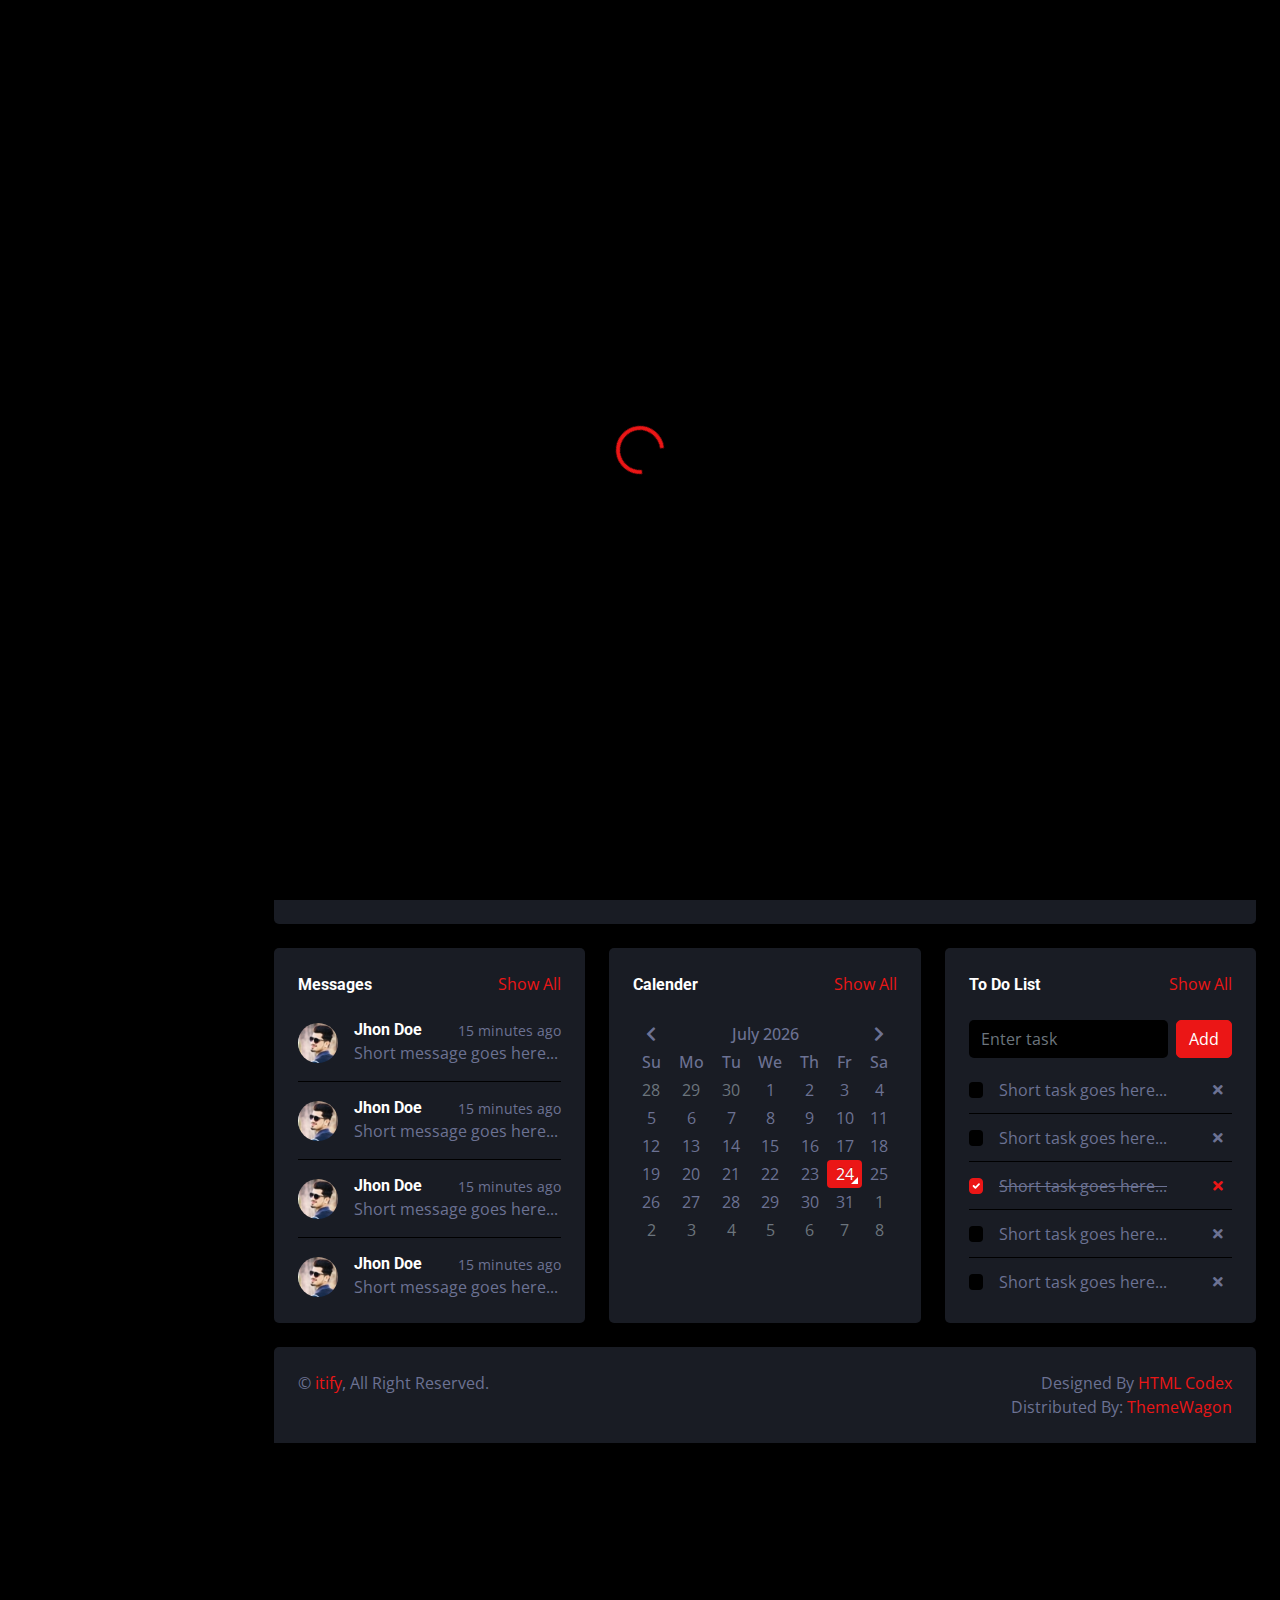
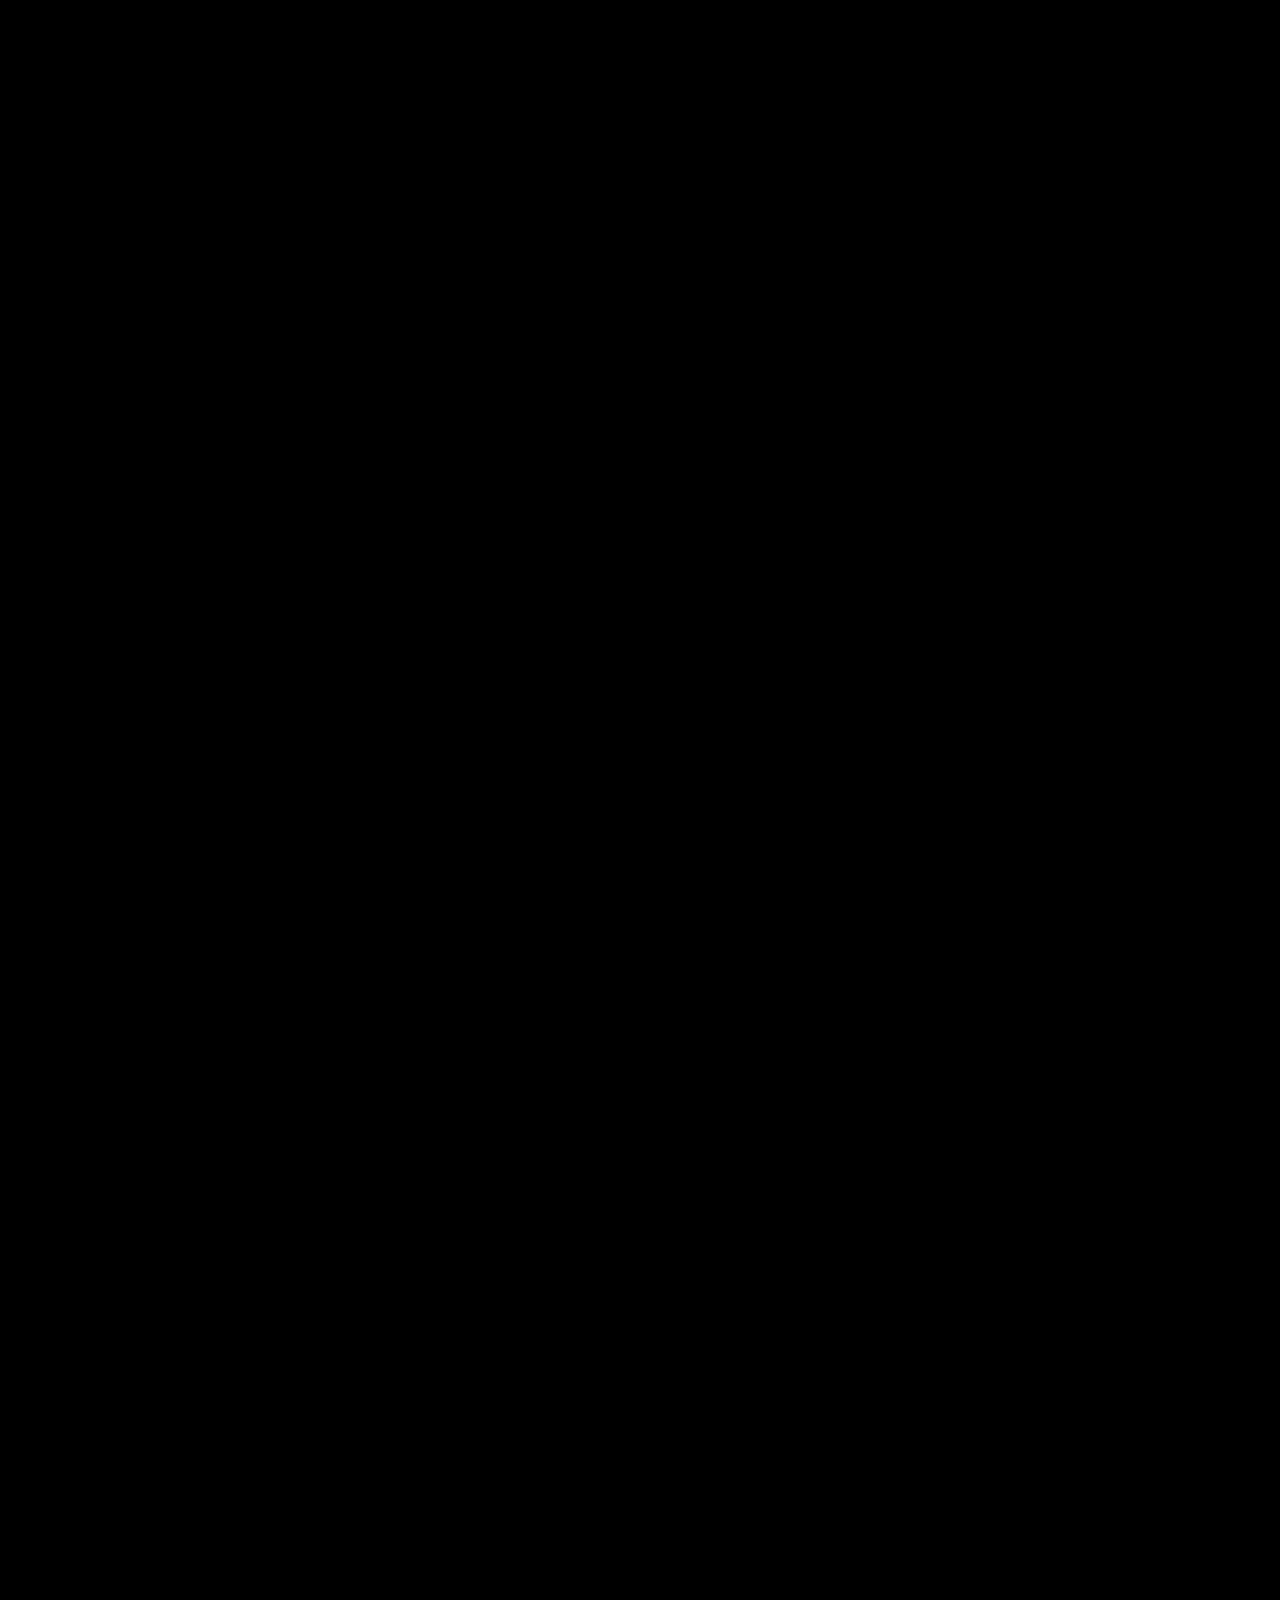
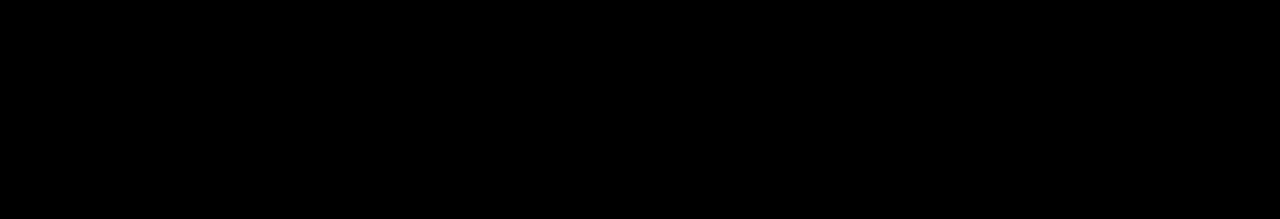
<file: index.html>
<html xmlns="http://www.w3.org/1999/xhtml" lang="en">

<head>
	<meta http-equiv="Content-Type" content="text/html; charset=utf-8" />
	<meta name="description" content="HTTrack is an easy-to-use website mirror utility. It allows you to download a World Wide website from the Internet to a local directory,building recursively all structures, getting html, images, and other files from the server to your computer. Links are rebuiltrelatively so that you can freely browse to the local site (works with any browser). You can mirror several sites together so that you can jump from one toanother. You can, also, update an existing mirror site, or resume an interrupted download. The robot is fully configurable, with an integrated help" />
	<meta name="keywords" content="httrack, HTTRACK, HTTrack, winhttrack, WINHTTRACK, WinHTTrack, offline browser, web mirror utility, aspirateur web, surf offline, web capture, www mirror utility, browse offline, local  site builder, website mirroring, aspirateur www, internet grabber, capture de site web, internet tool, hors connexion, unix, dos, windows 95, windows 98, solaris, ibm580, AIX 4.0, HTS, HTGet, web aspirator, web aspirateur, libre, GPL, GNU, free software" />
	<title>Local index - HTTrack Website Copier</title>
  <!-- Mirror and index made by HTTrack Website Copier/3.49-2 [XR&CO'2014] -->
	<style type="text/css">
	<!--

body {
	margin: 0;  padding: 0;  margin-bottom: 15px;  margin-top: 8px;
	background: #77b;
}
body, td {
	font: 14px "Trebuchet MS", Verdana, Arial, Helvetica, sans-serif;
	}

#subTitle {
	background: #000;  color: #fff;  padding: 4px;  font-weight: bold; 
	}

#siteNavigation a, #siteNavigation .current {
	font-weight: bold;  color: #448;
	}
#siteNavigation a:link    { text-decoration: none; }
#siteNavigation a:visited { text-decoration: none; }

#siteNavigation .current { background-color: #ccd; }

#siteNavigation a:hover   { text-decoration: none;  background-color: #fff;  color: #000; }
#siteNavigation a:active  { text-decoration: none;  background-color: #ccc; }


a:link    { text-decoration: underline;  color: #00f; }
a:visited { text-decoration: underline;  color: #000; }
a:hover   { text-decoration: underline;  color: #c00; }
a:active  { text-decoration: underline; }

#pageContent {
	clear: both;
	border-bottom: 6px solid #000;
	padding: 10px;  padding-top: 20px;
	line-height: 1.65em;
	background-image: url(backblue.gif);
	background-repeat: no-repeat;
	background-position: top right;
	}

#pageContent, #siteNavigation {
	background-color: #ccd;
	}


.imgLeft  { float: left;   margin-right: 10px;  margin-bottom: 10px; }
.imgRight { float: right;  margin-left: 10px;   margin-bottom: 10px; }

hr { height: 1px;  color: #000;  background-color: #000;  margin-bottom: 15px; }

h1 { margin: 0;  font-weight: bold;  font-size: 2em; }
h2 { margin: 0;  font-weight: bold;  font-size: 1.6em; }
h3 { margin: 0;  font-weight: bold;  font-size: 1.3em; }
h4 { margin: 0;  font-weight: bold;  font-size: 1.18em; }

.blak { background-color: #000; }
.hide { display: none; }
.tableWidth { min-width: 400px; }

.tblRegular       { border-collapse: collapse; }
.tblRegular td    { padding: 6px;  background-image: url(fade.gif);  border: 2px solid #99c; }
.tblHeaderColor, .tblHeaderColor td { background: #99c; }
.tblNoBorder td   { border: 0; }


// -->
</style>

</head>

<table width="76%" border="0" align="center" cellspacing="0" cellpadding="3" class="tableWidth">
	<tr>
	<td id="subTitle">HTTrack Website Copier - Open Source offline browser</td>
	</tr>
</table>
<table width="76%" border="0" align="center" cellspacing="0" cellpadding="0" class="tableWidth">
<tr class="blak">
<td>
	<table width="100%" border="0" align="center" cellspacing="1" cellpadding="0">
	<tr>
	<td colspan="6"> 
		<table width="100%" border="0" align="center" cellspacing="0" cellpadding="10">
		<tr> 
		<td id="pageContent"> 
<!-- ==================== End prologue ==================== -->

	<meta name="generator" content="HTTrack Website Copier/3.x">
	<TITLE>Local index - HTTrack</TITLE>
</HEAD>
<BODY>
<H1 ALIGN=Center>Index of locally available sites:</H1>
	<TABLE BORDER="0" WIDTH="100%" CELLSPACING="1" CELLPADDING="0">
		<TR>
			<TD BACKGROUND="fade.gif">
				&middot;
					<A HREF="themewagon.github.io/darkpan/index.html">
						DarkPan - Bootstrap 5 Admin Template
					</A>		
			</TD>
		</TR>
	</TABLE>
	<BR>
	<BR>
	<BR>
  	<H6 ALIGN="RIGHT">
	<I>Mirror and index made by HTTrack Website Copier [XR&amp;CO'2008]</I>
	</H6>
	<!-- Mirror and index made by HTTrack Website Copier/3.49-2 [XR&CO'2014] -->
	<!-- Thanks for using HTTrack Website Copier! -->
	<meta HTTP-EQUIV="Refresh" CONTENT="0; URL=themewagon.github.io/darkpan/index.html">


<!-- ==================== Start epilogue ==================== -->
		</td>
		</tr>
		</table>
	</td>
	</tr>
	</table>
</td>
</tr>
</table>

<table width="76%" border="0" align="center" valign="bottom" cellspacing="0" cellpadding="0">
	<tr>
	<td id="footer"><small>&copy; 2008 Xavier Roche & other contributors - Web Design: Leto Kauler.</small></td>
	</tr>
</table>

</body>

</html>
</file>
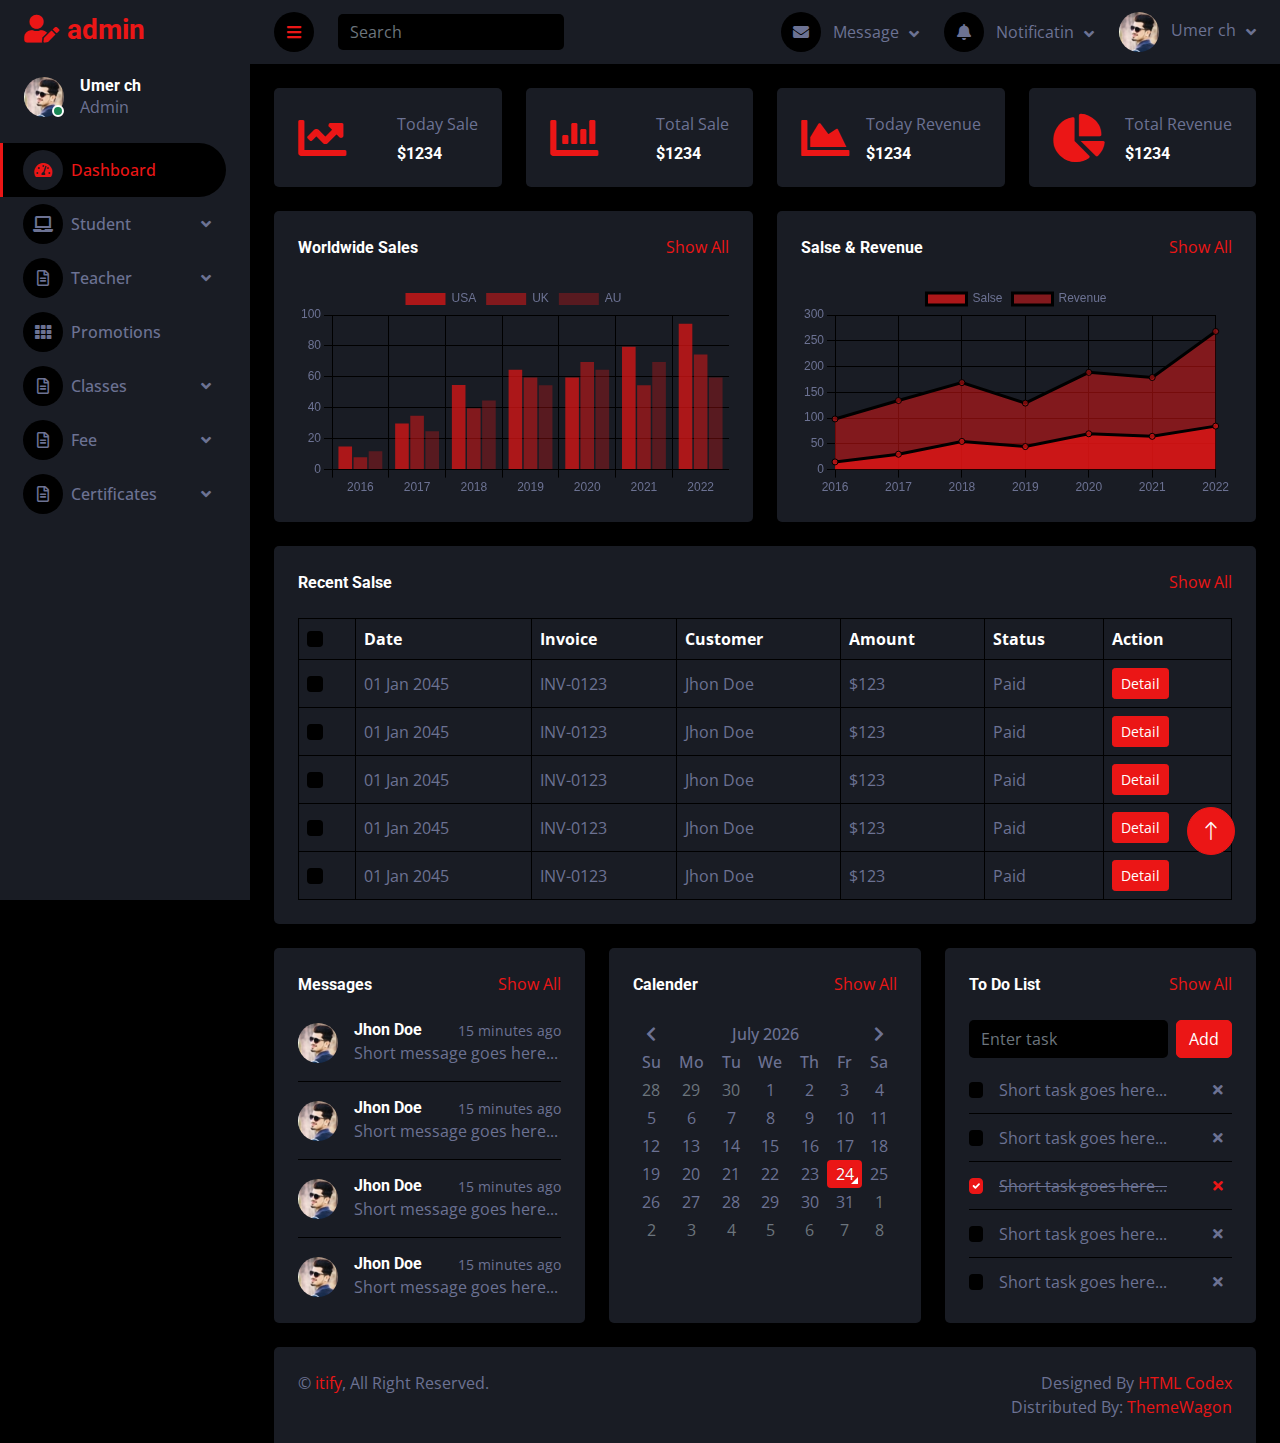
<file: themewagon.github.io/darkpan/index.html>
<!DOCTYPE html>
<html lang="en">


<!-- Mirrored from themewagon.github.io/darkpan/ by HTTrack Website Copier/3.x [XR&CO'2014], Mon, 17 Jul 2023 08:22:12 GMT -->
<!-- Added by HTTrack --><meta http-equiv="content-type" content="text/html;charset=utf-8" /><!-- /Added by HTTrack -->
<head>
    <meta charset="utf-8">
    <title>Admin</title>
    <meta content="width=device-width, initial-scale=1.0" name="viewport">
    <meta content="" name="keywords">
    <meta content="" name="description">

    <!-- Favicon -->
    <link href="img/favicon.html" rel="icon">

    <!-- Google Web Fonts -->
    <link rel="preconnect" href="https://fonts.googleapis.com/">
    <link rel="preconnect" href="https://fonts.gstatic.com/" crossorigin>
    <link href="https://fonts.googleapis.com/css2?family=Open+Sans:wght@400;600&amp;family=Roboto:wght@500;700&amp;display=swap" rel="stylesheet"> 
    
    <!-- Icon Font Stylesheet -->
    <link href="../../cdnjs.cloudflare.com/ajax/libs/font-awesome/5.10.0/css/all.min.css" rel="stylesheet">
    <link href="../../cdn.jsdelivr.net/npm/bootstrap-icons%401.4.1/font/bootstrap-icons.css" rel="stylesheet">

    <!-- Libraries Stylesheet -->
    <link href="lib/owlcarousel/assets/owl.carousel.min.css" rel="stylesheet">
    <link href="lib/tempusdominus/css/tempusdominus-bootstrap-4.min.css" rel="stylesheet" />

    <!-- Customized Bootstrap Stylesheet -->
    <link href="css/bootstrap.min.css" rel="stylesheet">

    <!-- Template Stylesheet -->
    <link href="css/style.css" rel="stylesheet">
</head>

<body>
    <div class="container-fluid position-relative d-flex p-0">
        <!-- Spinner Start -->
        <div id="spinner" class="show bg-dark position-fixed translate-middle w-100 vh-100 top-50 start-50 d-flex align-items-center justify-content-center">
            <div class="spinner-border text-primary" style="width: 3rem; height: 3rem;" role="status">
                <span class="sr-only">Loading...</span>
            </div>
        </div>
        <!-- Spinner End -->


        <!-- Sidebar Start -->
        <div class="sidebar pe-4 pb-3">
            <nav class="navbar bg-secondary navbar-dark">
                <a href="index-2.html" class="navbar-brand mx-4 mb-3">
                    <h3 class="text-primary"><i class="fa fa-user-edit me-2"></i>admin</h3>
                </a>
                <div class="d-flex align-items-center ms-4 mb-4">
                    <div class="position-relative">
                        <img class="rounded-circle" src="img/user.jpg" alt="" style="width: 40px; height: 40px;">
                        <div class="bg-success rounded-circle border border-2 border-white position-absolute end-0 bottom-0 p-1"></div>
                    </div>
                    <div class="ms-3">
                        <h6 class="mb-0">Umer ch</h6>
                        <span>Admin</span>
                    </div>
                </div>
                <div class="navbar-nav w-100">
                    <a href="index-2.html" class="nav-item nav-link active"><i class="fa fa-tachometer-alt me-2"></i>Dashboard</a>
                    <div class="nav-item dropdown">
                        <a href="#" class="nav-link dropdown-toggle" data-bs-toggle="dropdown"><i class="fa fa-laptop me-2"></i>Student</a>
                        
                        <div class="dropdown-menu bg-transparent border-0"> 
                            <a href="Add Student.html" class="dropdown-item">Add Student</a>
                            <a href="Student view.html" class="dropdown-item">Student view</a>
                            
                        </div>
                    
                    </div>
                    
                    <div class="nav-item dropdown">
                        <a href="#" class="nav-link dropdown-toggle" data-bs-toggle="dropdown"><i class="far fa-file-alt me-2"></i>Teacher</a>
                        <div class="dropdown-menu bg-transparent border-0">
                            <a href="Add Teacher.html" class="dropdown-item">Add Teacher</a>
                            <a href="Teacher view.html" class="dropdown-item">Teacher view</a>
                           
                        </div>
                    </div>
                    <a href="Promotions.html" class="nav-item nav-link"><i class="fa fa-th me-2"></i>Promotions</a>


                    <div class="nav-item dropdown"> 
                        <a href="#" class="nav-link dropdown-toggle" data-bs-toggle="dropdown"><i class="far fa-file-alt me-2"></i>Classes</a>
                        <div class="dropdown-menu bg-transparent border-0">
                            <a href="add class.html" class="dropdown-item">ADD</a>
                            <a href="view class.html" class="dropdown-item">View</a> 
                        </div>
                    </div>

                    <div class="nav-item dropdown"> 
                        <a href="#" class="nav-link dropdown-toggle" data-bs-toggle="dropdown"><i class="far fa-file-alt me-2"></i>Fee</a>
                        <div class="dropdown-menu bg-transparent border-0">
                            <a href="Add fee.html" class="dropdown-item">Add</a>
                            <a href="view fee.html" class="dropdown-item">View</a> 
                            <a href="assigned fee.html" class="dropdown-item">Assign fee</a> 
                            <a href="view assigned fee.html" class="dropdown-item">View Assigned Fee</a> 

                        </div>
                    </div>

                    <div class="nav-item dropdown"> 
                        <a href="#" class="nav-link dropdown-toggle" data-bs-toggle="dropdown"><i class="far fa-file-alt me-2"></i>Certificates</a>
                        <div class="dropdown-menu bg-transparent border-0">
                            <a href="add certificate.html" class="dropdown-item">ADD</a>
                            <a href="view certificate.html" class="dropdown-item">View</a> 
                        </div>
                    </div>


                </div>
            </nav>
        </div>
        <!-- Sidebar End -->


        <!-- Content Start -->
        <div class="content">
            <!-- Navbar Start -->
            <nav class="navbar navbar-expand bg-secondary navbar-dark sticky-top px-4 py-0">
                <a href="index-2.html" class="navbar-brand d-flex d-lg-none me-4">
                    <h2 class="text-primary mb-0"><i class="fa fa-user-edit"></i></h2>
                </a>
                <a href="#" class="sidebar-toggler flex-shrink-0">
                    <i class="fa fa-bars"></i>
                </a>
                <form class="d-none d-md-flex ms-4">
                    <input class="form-control bg-dark border-0" type="search" placeholder="Search">
                </form>
                <div class="navbar-nav align-items-center ms-auto">
                    <div class="nav-item dropdown">
                        <a href="#" class="nav-link dropdown-toggle" data-bs-toggle="dropdown">
                            <i class="fa fa-envelope me-lg-2"></i>
                            <span class="d-none d-lg-inline-flex">Message</span>
                        </a>
                        <div class="dropdown-menu dropdown-menu-end bg-secondary border-0 rounded-0 rounded-bottom m-0">
                            <a href="#" class="dropdown-item">
                                <div class="d-flex align-items-center">
                                    <img class="rounded-circle" src="img/user.jpg" alt="" style="width: 40px; height: 40px;">
                                    <div class="ms-2">
                                        <h6 class="fw-normal mb-0">Jhon send you a message</h6>
                                        <small>15 minutes ago</small>
                                    </div>
                                </div>
                            </a>
                            <hr class="dropdown-divider">
                            <a href="#" class="dropdown-item">
                                <div class="d-flex align-items-center">
                                    <img class="rounded-circle" src="img/user.jpg" alt="" style="width: 40px; height: 40px;">
                                    <div class="ms-2">
                                        <h6 class="fw-normal mb-0">Jhon send you a message</h6>
                                        <small>15 minutes ago</small>
                                    </div>
                                </div>
                            </a>
                            <hr class="dropdown-divider">
                            <a href="#" class="dropdown-item">
                                <div class="d-flex align-items-center">
                                    <img class="rounded-circle" src="img/user.jpg" alt="" style="width: 40px; height: 40px;">
                                    <div class="ms-2">
                                        <h6 class="fw-normal mb-0">Jhon send you a message</h6>
                                        <small>15 minutes ago</small>
                                    </div>
                                </div>
                            </a>
                            <hr class="dropdown-divider">
                            <a href="#" class="dropdown-item text-center">See all message</a>
                        </div>
                    </div>
                    <div class="nav-item dropdown">
                        <a href="#" class="nav-link dropdown-toggle" data-bs-toggle="dropdown">
                            <i class="fa fa-bell me-lg-2"></i>
                            <span class="d-none d-lg-inline-flex">Notificatin</span>
                        </a>
                        <div class="dropdown-menu dropdown-menu-end bg-secondary border-0 rounded-0 rounded-bottom m-0">
                            <a href="#" class="dropdown-item">
                                <h6 class="fw-normal mb-0">Profile updated</h6>
                                <small>15 minutes ago</small>
                            </a>
                            <hr class="dropdown-divider">
                            <a href="#" class="dropdown-item">
                                <h6 class="fw-normal mb-0">New user added</h6>
                                <small>15 minutes ago</small>
                            </a>
                            <hr class="dropdown-divider">
                            <a href="#" class="dropdown-item">
                                <h6 class="fw-normal mb-0">Password changed</h6>
                                <small>15 minutes ago</small>
                            </a>
                            <hr class="dropdown-divider">
                            <a href="#" class="dropdown-item text-center">See all notifications</a>
                        </div>
                    </div>
                    <div class="nav-item dropdown">
                        <a href="#" class="nav-link dropdown-toggle" data-bs-toggle="dropdown">
                            <img class="rounded-circle me-lg-2" src="img/user.jpg" alt="" style="width: 40px; height: 40px;">
                            <span class="d-none d-lg-inline-flex">Umer ch</span>
                        </a>
                        <div class="dropdown-menu dropdown-menu-end bg-secondary border-0 rounded-0 rounded-bottom m-0">
                            <a href="#" class="dropdown-item">My Profile</a>
                            <a href="#" class="dropdown-item">Settings</a>
                            <a href="#" class="dropdown-item">Log Out</a>
                        </div>
                    </div>
                </div>
            </nav>
            <!-- Navbar End -->


            <!-- Sale & Revenue Start -->
            <div class="container-fluid pt-4 px-4">
                <div class="row g-4">
                    <div class="col-sm-6 col-xl-3">
                        <div class="bg-secondary rounded d-flex align-items-center justify-content-between p-4">
                            <i class="fa fa-chart-line fa-3x text-primary"></i>
                            <div class="ms-3">
                                <p class="mb-2">Today Sale</p>
                                <h6 class="mb-0">$1234</h6>
                            </div>
                        </div>
                    </div>
                    <div class="col-sm-6 col-xl-3">
                        <div class="bg-secondary rounded d-flex align-items-center justify-content-between p-4">
                            <i class="fa fa-chart-bar fa-3x text-primary"></i>
                            <div class="ms-3">
                                <p class="mb-2">Total Sale</p>
                                <h6 class="mb-0">$1234</h6>
                            </div>
                        </div>
                    </div>
                    <div class="col-sm-6 col-xl-3">
                        <div class="bg-secondary rounded d-flex align-items-center justify-content-between p-4">
                            <i class="fa fa-chart-area fa-3x text-primary"></i>
                            <div class="ms-3">
                                <p class="mb-2">Today Revenue</p>
                                <h6 class="mb-0">$1234</h6>
                            </div>
                        </div>
                    </div>
                    <div class="col-sm-6 col-xl-3">
                        <div class="bg-secondary rounded d-flex align-items-center justify-content-between p-4">
                            <i class="fa fa-chart-pie fa-3x text-primary"></i>
                            <div class="ms-3">
                                <p class="mb-2">Total Revenue</p>
                                <h6 class="mb-0">$1234</h6>
                            </div>
                        </div>
                    </div>
                </div>
            </div>
            <!-- Sale & Revenue End -->


            <!-- Sales Chart Start -->
            <div class="container-fluid pt-4 px-4">
                <div class="row g-4">
                    <div class="col-sm-12 col-xl-6">
                        <div class="bg-secondary text-center rounded p-4">
                            <div class="d-flex align-items-center justify-content-between mb-4">
                                <h6 class="mb-0">Worldwide Sales</h6>
                                <a href="#">Show All</a>
                            </div>
                            <canvas id="worldwide-sales"></canvas>
                        </div>
                    </div>
                    <div class="col-sm-12 col-xl-6">
                        <div class="bg-secondary text-center rounded p-4">
                            <div class="d-flex align-items-center justify-content-between mb-4">
                                <h6 class="mb-0">Salse & Revenue</h6>
                                <a href="#">Show All</a>
                            </div>
                            <canvas id="salse-revenue"></canvas>
                        </div>
                    </div>
                </div>
            </div>
            <!-- Sales Chart End -->


            <!-- Recent Sales Start -->
            <div class="container-fluid pt-4 px-4">
                <div class="bg-secondary text-center rounded p-4">
                    <div class="d-flex align-items-center justify-content-between mb-4">
                        <h6 class="mb-0">Recent Salse</h6>
                        <a href="#">Show All</a>
                    </div>
                    <div class="table-responsive">
                        <table class="table text-start align-middle table-bordered table-hover mb-0">
                            <thead>
                                <tr class="text-white">
                                    <th scope="col"><input class="form-check-input" type="checkbox"></th>
                                    <th scope="col">Date</th>
                                    <th scope="col">Invoice</th>
                                    <th scope="col">Customer</th>
                                    <th scope="col">Amount</th>
                                    <th scope="col">Status</th>
                                    <th scope="col">Action</th>
                                </tr>
                            </thead>
                            <tbody>
                                <tr>
                                    <td><input class="form-check-input" type="checkbox"></td>
                                    <td>01 Jan 2045</td>
                                    <td>INV-0123</td>
                                    <td>Jhon Doe</td>
                                    <td>$123</td>
                                    <td>Paid</td>
                                    <td><a class="btn btn-sm btn-primary" href="#">Detail</a></td>
                                </tr>
                                <tr>
                                    <td><input class="form-check-input" type="checkbox"></td>
                                    <td>01 Jan 2045</td>
                                    <td>INV-0123</td>
                                    <td>Jhon Doe</td>
                                    <td>$123</td>
                                    <td>Paid</td>
                                    <td><a class="btn btn-sm btn-primary" href="#">Detail</a></td>
                                </tr>
                                <tr>
                                    <td><input class="form-check-input" type="checkbox"></td>
                                    <td>01 Jan 2045</td>
                                    <td>INV-0123</td>
                                    <td>Jhon Doe</td>
                                    <td>$123</td>
                                    <td>Paid</td>
                                    <td><a class="btn btn-sm btn-primary" href="#">Detail</a></td>
                                </tr>
                                <tr>
                                    <td><input class="form-check-input" type="checkbox"></td>
                                    <td>01 Jan 2045</td>
                                    <td>INV-0123</td>
                                    <td>Jhon Doe</td>
                                    <td>$123</td>
                                    <td>Paid</td>
                                    <td><a class="btn btn-sm btn-primary" href="#">Detail</a></td>
                                </tr>
                                <tr>
                                    <td><input class="form-check-input" type="checkbox"></td>
                                    <td>01 Jan 2045</td>
                                    <td>INV-0123</td>
                                    <td>Jhon Doe</td>
                                    <td>$123</td>
                                    <td>Paid</td>
                                    <td><a class="btn btn-sm btn-primary" href="#">Detail</a></td>
                                </tr>
                            </tbody>
                        </table>
                    </div>
                </div>
            </div>
            <!-- Recent Sales End -->


            <!-- Widgets Start -->
            <div class="container-fluid pt-4 px-4">
                <div class="row g-4">
                    <div class="col-sm-12 col-md-6 col-xl-4">
                        <div class="h-100 bg-secondary rounded p-4">
                            <div class="d-flex align-items-center justify-content-between mb-2">
                                <h6 class="mb-0">Messages</h6>
                                <a href="#">Show All</a>
                            </div>
                            <div class="d-flex align-items-center border-bottom py-3">
                                <img class="rounded-circle flex-shrink-0" src="img/user.jpg" alt="" style="width: 40px; height: 40px;">
                                <div class="w-100 ms-3">
                                    <div class="d-flex w-100 justify-content-between">
                                        <h6 class="mb-0">Jhon Doe</h6>
                                        <small>15 minutes ago</small>
                                    </div>
                                    <span>Short message goes here...</span>
                                </div>
                            </div>
                            <div class="d-flex align-items-center border-bottom py-3">
                                <img class="rounded-circle flex-shrink-0" src="img/user.jpg" alt="" style="width: 40px; height: 40px;">
                                <div class="w-100 ms-3">
                                    <div class="d-flex w-100 justify-content-between">
                                        <h6 class="mb-0">Jhon Doe</h6>
                                        <small>15 minutes ago</small>
                                    </div>
                                    <span>Short message goes here...</span>
                                </div>
                            </div>
                            <div class="d-flex align-items-center border-bottom py-3">
                                <img class="rounded-circle flex-shrink-0" src="img/user.jpg" alt="" style="width: 40px; height: 40px;">
                                <div class="w-100 ms-3">
                                    <div class="d-flex w-100 justify-content-between">
                                        <h6 class="mb-0">Jhon Doe</h6>
                                        <small>15 minutes ago</small>
                                    </div>
                                    <span>Short message goes here...</span>
                                </div>
                            </div>
                            <div class="d-flex align-items-center pt-3">
                                <img class="rounded-circle flex-shrink-0" src="img/user.jpg" alt="" style="width: 40px; height: 40px;">
                                <div class="w-100 ms-3">
                                    <div class="d-flex w-100 justify-content-between">
                                        <h6 class="mb-0">Jhon Doe</h6>
                                        <small>15 minutes ago</small>
                                    </div>
                                    <span>Short message goes here...</span>
                                </div>
                            </div>
                        </div>
                    </div>
                    <div class="col-sm-12 col-md-6 col-xl-4">
                        <div class="h-100 bg-secondary rounded p-4">
                            <div class="d-flex align-items-center justify-content-between mb-4">
                                <h6 class="mb-0">Calender</h6>
                                <a href="#">Show All</a>
                            </div>
                            <div id="calender"></div>
                        </div>
                    </div>
                    <div class="col-sm-12 col-md-6 col-xl-4">
                        <div class="h-100 bg-secondary rounded p-4">
                            <div class="d-flex align-items-center justify-content-between mb-4">
                                <h6 class="mb-0">To Do List</h6>
                                <a href="#">Show All</a>
                            </div>
                            <div class="d-flex mb-2">
                                <input class="form-control bg-dark border-0" type="text" placeholder="Enter task">
                                <button type="button" class="btn btn-primary ms-2">Add</button>
                            </div>
                            <div class="d-flex align-items-center border-bottom py-2">
                                <input class="form-check-input m-0" type="checkbox">
                                <div class="w-100 ms-3">
                                    <div class="d-flex w-100 align-items-center justify-content-between">
                                        <span>Short task goes here...</span>
                                        <button class="btn btn-sm"><i class="fa fa-times"></i></button>
                                    </div>
                                </div>
                            </div>
                            <div class="d-flex align-items-center border-bottom py-2">
                                <input class="form-check-input m-0" type="checkbox">
                                <div class="w-100 ms-3">
                                    <div class="d-flex w-100 align-items-center justify-content-between">
                                        <span>Short task goes here...</span>
                                        <button class="btn btn-sm"><i class="fa fa-times"></i></button>
                                    </div>
                                </div>
                            </div>
                            <div class="d-flex align-items-center border-bottom py-2">
                                <input class="form-check-input m-0" type="checkbox" checked>
                                <div class="w-100 ms-3">
                                    <div class="d-flex w-100 align-items-center justify-content-between">
                                        <span><del>Short task goes here...</del></span>
                                        <button class="btn btn-sm text-primary"><i class="fa fa-times"></i></button>
                                    </div>
                                </div>
                            </div>
                            <div class="d-flex align-items-center border-bottom py-2">
                                <input class="form-check-input m-0" type="checkbox">
                                <div class="w-100 ms-3">
                                    <div class="d-flex w-100 align-items-center justify-content-between">
                                        <span>Short task goes here...</span>
                                        <button class="btn btn-sm"><i class="fa fa-times"></i></button>
                                    </div>
                                </div>
                            </div>
                            <div class="d-flex align-items-center pt-2">
                                <input class="form-check-input m-0" type="checkbox">
                                <div class="w-100 ms-3">
                                    <div class="d-flex w-100 align-items-center justify-content-between">
                                        <span>Short task goes here...</span>
                                        <button class="btn btn-sm"><i class="fa fa-times"></i></button>
                                    </div>
                                </div>
                            </div>
                        </div>
                    </div>
                </div>
            </div>
            <!-- Widgets End -->


            <!-- Footer Start -->
            <div class="container-fluid pt-4 px-4">
                <div class="bg-secondary rounded-top p-4">
                    <div class="row">
                        <div class="col-12 col-sm-6 text-center text-sm-start">
                            &copy; <a href="#">itify</a>, All Right Reserved. 
                        </div>
                        <div class="col-12 col-sm-6 text-center text-sm-end">
                            <!--/*** This template is free as long as you keep the footer author’s credit link/attribution link/backlink. If you'd like to use the template without the footer author’s credit link/attribution link/backlink, you can purchase the Credit Removal License from "https://htmlcodex.com/credit-removal". Thank you for your support. ***/-->
                            Designed By <a href="https://htmlcodex.com/">HTML Codex</a>
                            <br>Distributed By: <a href="https://themewagon.com/" target="_blank">ThemeWagon</a>
                        </div>
                    </div>
                </div>
            </div>
            <!-- Footer End -->
        </div>
        <!-- Content End -->


        <!-- Back to Top -->
        <a href="#" class="btn btn-lg btn-primary btn-lg-square back-to-top"><i class="bi bi-arrow-up"></i></a>
    </div>

    <!-- JavaScript Libraries -->
    <script src="../../code.jquery.com/jquery-3.4.1.min.js"></script>
    <script src="../../cdn.jsdelivr.net/npm/bootstrap%405.0.0/dist/js/bootstrap.bundle.min.js"></script>
    <script src="lib/chart/chart.min.js"></script>
    <script src="lib/easing/easing.min.js"></script>
    <script src="lib/waypoints/waypoints.min.js"></script>
    <script src="lib/owlcarousel/owl.carousel.min.js"></script>
    <script src="lib/tempusdominus/js/moment.min.js"></script>
    <script src="lib/tempusdominus/js/moment-timezone.min.js"></script>
    <script src="lib/tempusdominus/js/tempusdominus-bootstrap-4.min.js"></script>

    <!-- Template Javascript -->
    <script src="js/main.js"></script>
</body>


<!-- Mirrored from themewagon.github.io/darkpan/ by HTTrack Website Copier/3.x [XR&CO'2014], Mon, 17 Jul 2023 08:22:24 GMT -->
</html>
</file>
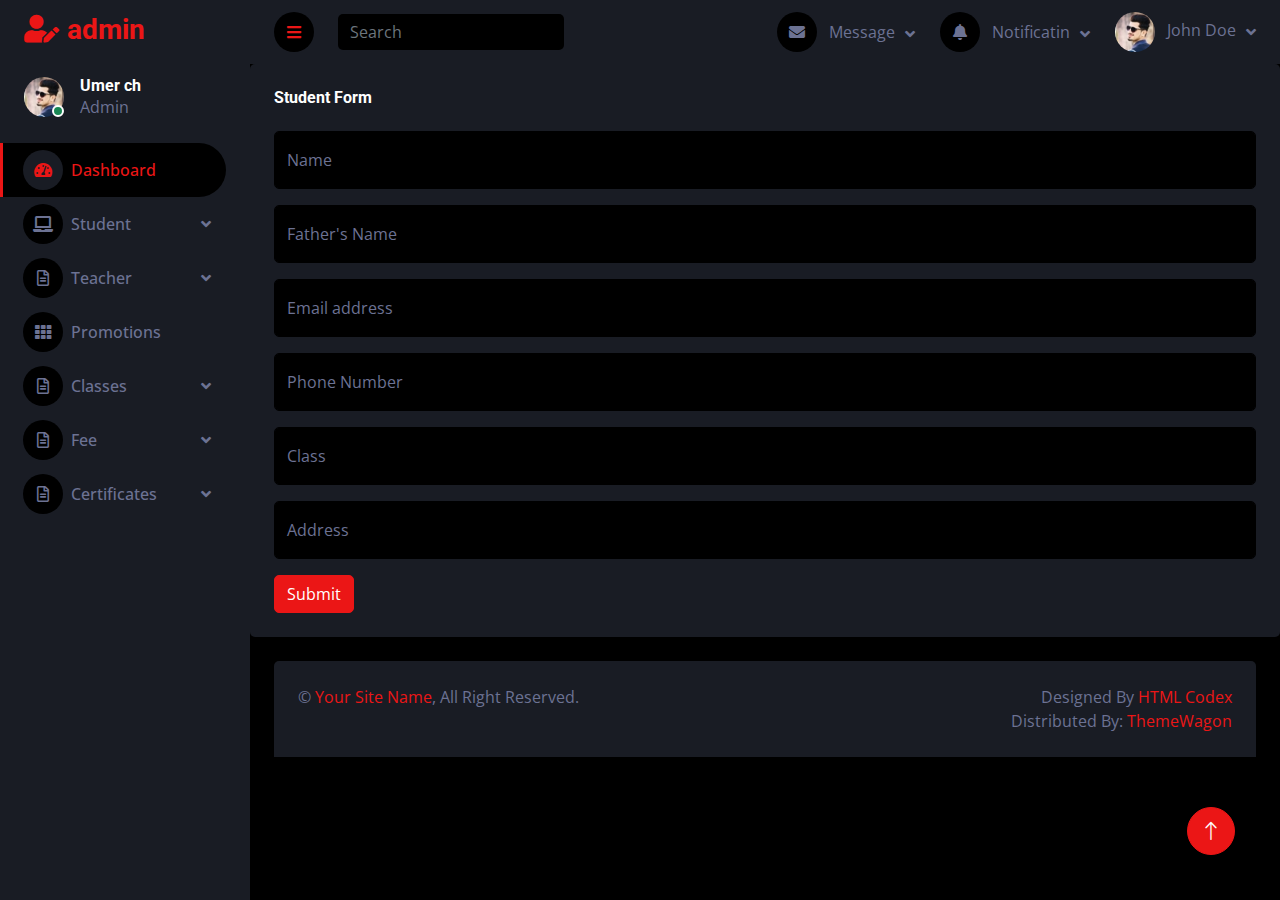
<file: themewagon.github.io/darkpan/add certificate.html>
<!DOCTYPE html>
<html lang="en">


<!-- Mirrored from themewagon.github.io/darkpan/form.html by HTTrack Website Copier/3.x [XR&CO'2014], Mon, 17 Jul 2023 08:22:26 GMT -->
<!-- Added by HTTrack --><meta http-equiv="content-type" content="text/html;charset=utf-8" /><!-- /Added by HTTrack -->
<head>
    <meta charset="utf-8">
    <title> School Admin </title>
    <meta content="width=device-width, initial-scale=1.0" name="viewport">
    <meta content="" name="keywords">
    <meta content="" name="description">

    <!-- Favicon -->
    <link href="img/favicon.html" rel="icon">

    <!-- Google Web Fonts -->
    <link rel="preconnect" href="https://fonts.googleapis.com/">
    <link rel="preconnect" href="https://fonts.gstatic.com/" crossorigin>
    <link href="https://fonts.googleapis.com/css2?family=Open+Sans:wght@400;600&amp;family=Roboto:wght@500;700&amp;display=swap" rel="stylesheet"> 
    
    <!-- Icon Font Stylesheet -->
    <link href="../../cdnjs.cloudflare.com/ajax/libs/font-awesome/5.10.0/css/all.min.css" rel="stylesheet">
    <link href="../../cdn.jsdelivr.net/npm/bootstrap-icons%401.4.1/font/bootstrap-icons.css" rel="stylesheet">

    <!-- Libraries Stylesheet -->
    <link href="lib/owlcarousel/assets/owl.carousel.min.css" rel="stylesheet">
    <link href="lib/tempusdominus/css/tempusdominus-bootstrap-4.min.css" rel="stylesheet" />

    <!-- Customized Bootstrap Stylesheet -->
    <link href="css/bootstrap.min.css" rel="stylesheet">

    <!-- Template Stylesheet -->
    <link href="css/style.css" rel="stylesheet">
</head>

<body>
    <div class="container-fluid position-relative d-flex p-0">
        <!-- Spinner Start -->
        <div id="spinner" class="show bg-dark position-fixed translate-middle w-100 vh-100 top-50 start-50 d-flex align-items-center justify-content-center">
            <div class="spinner-border text-primary" style="width: 3rem; height: 3rem;" role="status">
                <span class="sr-only">Loading...</span>
            </div>
        </div>
        <!-- Spinner End -->


        <!-- Sidebar Start -->
        <div class="sidebar pe-4 pb-3">
            <nav class="navbar bg-secondary navbar-dark">
                <a href="index-2.html" class="navbar-brand mx-4 mb-3">
                    <h3 class="text-primary"><i class="fa fa-user-edit me-2"></i>admin</h3>
                </a>
                <div class="d-flex align-items-center ms-4 mb-4">
                    <div class="position-relative">
                        <img class="rounded-circle" src="img/user.jpg" alt="" style="width: 40px; height: 40px;">
                        <div class="bg-success rounded-circle border border-2 border-white position-absolute end-0 bottom-0 p-1"></div>
                    </div>
                    <div class="ms-3">
                        <h6 class="mb-0">Umer ch</h6>
                        <span>Admin</span>
                    </div>
                </div>
                <div class="navbar-nav w-100">
                    <a href="index-2.html" class="nav-item nav-link active"><i class="fa fa-tachometer-alt me-2"></i>Dashboard</a>
                    <div class="nav-item dropdown">
                        <a href="#" class="nav-link dropdown-toggle" data-bs-toggle="dropdown"><i class="fa fa-laptop me-2"></i>Student</a>
                        
                        <div class="dropdown-menu bg-transparent border-0"> 
                            <a href="Add Student.html" class="dropdown-item">Add Student</a>
                            <a href="Student view.html" class="dropdown-item">Student view</a>
                            <a href="Fee.html" class="dropdown-item">Fee</a>   
                        </div>
                    
                    </div>
                    
                    <div class="nav-item dropdown">
                        <a href="#" class="nav-link dropdown-toggle" data-bs-toggle="dropdown"><i class="far fa-file-alt me-2"></i>Teacher</a>
                        <div class="dropdown-menu bg-transparent border-0">
                            <a href="Add Teacher.html" class="dropdown-item">Add Teacher</a>
                            <a href="Teacher view.html" class="dropdown-item">Teacher view</a>
                           
                        </div>
                    </div>
                    <a href="Promotions.html" class="nav-item nav-link"><i class="fa fa-th me-2"></i>Promotions</a>


                    <div class="nav-item dropdown"> 
                        <a href="#" class="nav-link dropdown-toggle" data-bs-toggle="dropdown"><i class="far fa-file-alt me-2"></i>Classes</a>
                        <div class="dropdown-menu bg-transparent border-0">
                            <a href="add class.html" class="dropdown-item">ADD</a>
                            <a href="view class.html" class="dropdown-item">View</a> 
                        </div>
                    </div>

                    <div class="nav-item dropdown"> 
                        <a href="#" class="nav-link dropdown-toggle" data-bs-toggle="dropdown"><i class="far fa-file-alt me-2"></i>Fee</a>
                        <div class="dropdown-menu bg-transparent border-0">
                            <a href="Add fee.html" class="dropdown-item">Add</a>
                            <a href="view fee.html" class="dropdown-item">View</a> 
                            <a href="assigned fee.html" class="dropdown-item">Assign fee</a> 
                            <a href="view assigned fee.html" class="dropdown-item">View Assigned Fee</a> 

                        </div>
                    </div>

                    <div class="nav-item dropdown"> 
                        <a href="#" class="nav-link dropdown-toggle" data-bs-toggle="dropdown"><i class="far fa-file-alt me-2"></i>Certificates</a>
                        <div class="dropdown-menu bg-transparent border-0">
                            <a href="add certificate.html" class="dropdown-item">ADD</a>
                            <a href="view certificate.html" class="dropdown-item">View</a> 
                        </div>
                    </div>


                </div>
            </nav>
        </div>
        <!-- Sidebar End -->


        <!-- Content Start -->
        <div class="content">
            <!-- Navbar Start -->
            <nav class="navbar navbar-expand bg-secondary navbar-dark sticky-top px-4 py-0">
                <a href="index-2.html" class="navbar-brand d-flex d-lg-none me-4">
                    <h2 class="text-primary mb-0"><i class="fa fa-user-edit"></i></h2>
                </a>
                <a href="#" class="sidebar-toggler flex-shrink-0">
                    <i class="fa fa-bars"></i>
                </a>
                <form class="d-none d-md-flex ms-4">
                    <input class="form-control bg-dark border-0" type="search" placeholder="Search">
                </form>
                <div class="navbar-nav align-items-center ms-auto">
                    <div class="nav-item dropdown">
                        <a href="#" class="nav-link dropdown-toggle" data-bs-toggle="dropdown">
                            <i class="fa fa-envelope me-lg-2"></i>
                            <span class="d-none d-lg-inline-flex">Message</span>
                        </a>
                        <div class="dropdown-menu dropdown-menu-end bg-secondary border-0 rounded-0 rounded-bottom m-0">
                            <a href="#" class="dropdown-item">
                                <div class="d-flex align-items-center">
                                    <img class="rounded-circle" src="img/user.jpg" alt="" style="width: 40px; height: 40px;">
                                    <div class="ms-2">
                                        <h6 class="fw-normal mb-0">Jhon send you a message</h6>
                                        <small>15 minutes ago</small>
                                    </div>
                                </div>
                            </a>
                            <hr class="dropdown-divider">
                            <a href="#" class="dropdown-item">
                                <div class="d-flex align-items-center">
                                    <img class="rounded-circle" src="img/user.jpg" alt="" style="width: 40px; height: 40px;">
                                    <div class="ms-2">
                                        <h6 class="fw-normal mb-0">Jhon send you a message</h6>
                                        <small>15 minutes ago</small>
                                    </div>
                                </div>
                            </a>
                            <hr class="dropdown-divider">
                            <a href="#" class="dropdown-item">
                                <div class="d-flex align-items-center">
                                    <img class="rounded-circle" src="img/user.jpg" alt="" style="width: 40px; height: 40px;">
                                    <div class="ms-2">
                                        <h6 class="fw-normal mb-0">Jhon send you a message</h6>
                                        <small>15 minutes ago</small>
                                    </div>
                                </div>
                            </a>
                            <hr class="dropdown-divider">
                            <a href="#" class="dropdown-item text-center">See all message</a>
                        </div>
                    </div>
                    <div class="nav-item dropdown">
                        <a href="#" class="nav-link dropdown-toggle" data-bs-toggle="dropdown">
                            <i class="fa fa-bell me-lg-2"></i>
                            <span class="d-none d-lg-inline-flex">Notificatin</span>
                        </a>
                        <div class="dropdown-menu dropdown-menu-end bg-secondary border-0 rounded-0 rounded-bottom m-0">
                            <a href="#" class="dropdown-item">
                                <h6 class="fw-normal mb-0">Profile updated</h6>
                                <small>15 minutes ago</small>
                            </a>
                            <hr class="dropdown-divider">
                            <a href="#" class="dropdown-item">
                                <h6 class="fw-normal mb-0">New user added</h6>
                                <small>15 minutes ago</small>
                            </a>
                            <hr class="dropdown-divider">
                            <a href="#" class="dropdown-item">
                                <h6 class="fw-normal mb-0">Password changed</h6>
                                <small>15 minutes ago</small>
                            </a>
                            <hr class="dropdown-divider">
                            <a href="#" class="dropdown-item text-center">See all notifications</a>
                        </div>
                    </div>
                    <div class="nav-item dropdown">
                        <a href="#" class="nav-link dropdown-toggle" data-bs-toggle="dropdown">
                            <img class="rounded-circle me-lg-2" src="img/user.jpg" alt="" style="width: 40px; height: 40px;">
                            <span class="d-none d-lg-inline-flex">John Doe</span>
                        </a>
                        <div class="dropdown-menu dropdown-menu-end bg-secondary border-0 rounded-0 rounded-bottom m-0">
                            <a href="#" class="dropdown-item">My Profile</a>
                            <a href="#" class="dropdown-item">Settings</a>
                            <a href="#" class="dropdown-item">Log Out</a>
                        </div>
                    </div>
                </div>
            </nav>
            <!-- Navbar End -->
            <!--form start-->
            <div class="col-sm-12 col-xl-12">
                <div class="bg-secondary rounded h-100 p-4">
                    <h6 class="mb-4">Student Form</Form></h6>
                    <form>
                        <div class="form-floating mb-3">
                            <input type="text" class="form-control" id="floatingName" placeholder="Name">
                            <label for="floatingName">Name</label>
                        </div>
                        <div class="form-floating mb-3">
                            <input type="text" class="form-control" id="floatingFatherName" placeholder="Father's Name">
                            <label for="floatingFatherName">Father's Name</label>
                        </div>
                        <div class="form-floating mb-3">
                            <input type="email" class="form-control" id="floatingEmail" placeholder="name@example.com">
                            <label for="floatingEmail">Email address</label>
                        </div>
                        <div class="form-floating mb-3">
                            <input type="tel" class="form-control" id="floatingPhone" placeholder="Phone Number">
                            <label for="floatingPhone">Phone Number</label>
                        </div>
                        <div class="form-floating mb-3">
                            <input type="text" class="form-control" id="floatingClass" placeholder="Class">
                            <label for="floatingClass">Class</label>
                        </div>
                        <div class="form-floating mb-3">
                            <input type="text" class="form-control" id="floatingAddress" placeholder="Address">
                            <label for="floatingAddress">Address</label>
                        </div>
                        <button type="submit" class="btn btn-primary">Submit</button>
                    </form>
                </div>
            </div>
            <!--form end-->



            <!-- Footer Start -->
            <div class="container-fluid pt-4 px-4">
                <div class="bg-secondary rounded-top p-4">
                    <div class="row">
                        <div class="col-12 col-sm-6 text-center text-sm-start">
                            &copy; <a href="#">Your Site Name</a>, All Right Reserved. 
                        </div>
                        <div class="col-12 col-sm-6 text-center text-sm-end">
                            <!--/*** This template is free as long as you keep the footer author’s credit link/attribution link/backlink. If you'd like to use the template without the footer author’s credit link/attribution link/backlink, you can purchase the Credit Removal License from "https://htmlcodex.com/credit-removal". Thank you for your support. ***/-->
                            Designed By <a href="https://htmlcodex.com/">HTML Codex</a>
                            <br>Distributed By: <a href="https://themewagon.com/" target="_blank">ThemeWagon</a>
                        </div>
                    </div>
                </div>
            </div>
            <!-- Footer End -->
        </div>
        <!-- Content End -->


        <!-- Back to Top -->
        <a href="#" class="btn btn-lg btn-primary btn-lg-square back-to-top"><i class="bi bi-arrow-up"></i></a>
    </div>

    <!-- JavaScript Libraries -->
    <script src="../../code.jquery.com/jquery-3.4.1.min.js"></script>
    <script src="../../cdn.jsdelivr.net/npm/bootstrap%405.0.0/dist/js/bootstrap.bundle.min.js"></script>
    <script src="lib/chart/chart.min.js"></script>
    <script src="lib/easing/easing.min.js"></script>
    <script src="lib/waypoints/waypoints.min.js"></script>
    <script src="lib/owlcarousel/owl.carousel.min.js"></script>
    <script src="lib/tempusdominus/js/moment.min.js"></script>
    <script src="lib/tempusdominus/js/moment-timezone.min.js"></script>
    <script src="lib/tempusdominus/js/tempusdominus-bootstrap-4.min.js"></script>

    <!-- Template Javascript -->
    <script src="js/main.js"></script>
</body>


<!-- Mirrored from themewagon.github.io/darkpan/form.html by HTTrack Website Copier/3.x [XR&CO'2014], Mon, 17 Jul 2023 08:22:26 GMT -->
</html>
</file>
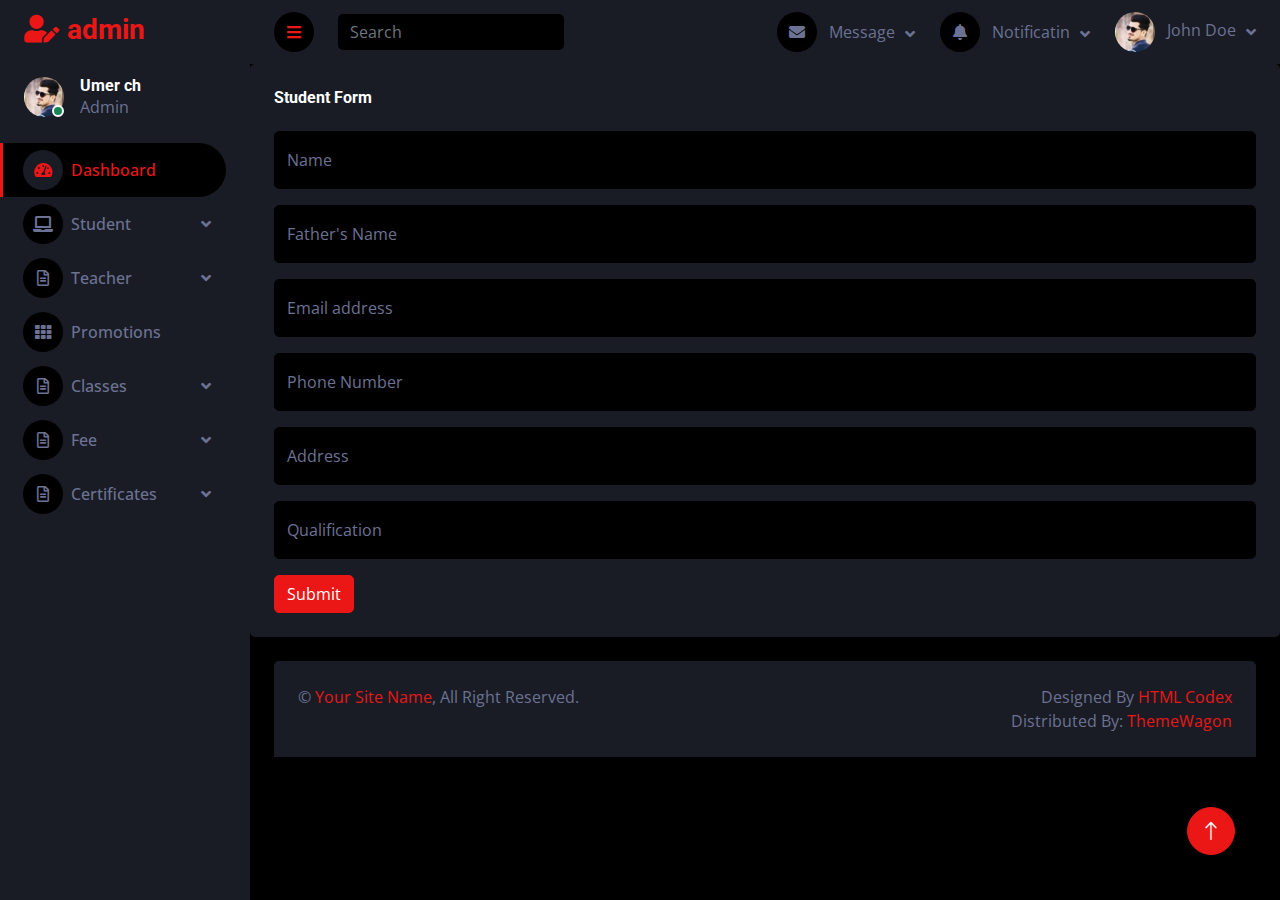
<file: themewagon.github.io/darkpan/Add Teacher.html>
<!DOCTYPE html>
<html lang="en">


<!-- Mirrored from themewagon.github.io/darkpan/form.html by HTTrack Website Copier/3.x [XR&CO'2014], Mon, 17 Jul 2023 08:22:26 GMT -->
<!-- Added by HTTrack --><meta http-equiv="content-type" content="text/html;charset=utf-8" /><!-- /Added by HTTrack -->
<head>
    <meta charset="utf-8">
    <title> School Admin </title>
    <meta content="width=device-width, initial-scale=1.0" name="viewport">
    <meta content="" name="keywords">
    <meta content="" name="description">

    <!-- Favicon -->
    <link href="img/favicon.html" rel="icon">

    <!-- Google Web Fonts -->
    <link rel="preconnect" href="https://fonts.googleapis.com/">
    <link rel="preconnect" href="https://fonts.gstatic.com/" crossorigin>
    <link href="https://fonts.googleapis.com/css2?family=Open+Sans:wght@400;600&amp;family=Roboto:wght@500;700&amp;display=swap" rel="stylesheet"> 
    
    <!-- Icon Font Stylesheet -->
    <link href="../../cdnjs.cloudflare.com/ajax/libs/font-awesome/5.10.0/css/all.min.css" rel="stylesheet">
    <link href="../../cdn.jsdelivr.net/npm/bootstrap-icons%401.4.1/font/bootstrap-icons.css" rel="stylesheet">

    <!-- Libraries Stylesheet -->
    <link href="lib/owlcarousel/assets/owl.carousel.min.css" rel="stylesheet">
    <link href="lib/tempusdominus/css/tempusdominus-bootstrap-4.min.css" rel="stylesheet" />

    <!-- Customized Bootstrap Stylesheet -->
    <link href="css/bootstrap.min.css" rel="stylesheet">

    <!-- Template Stylesheet -->
    <link href="css/style.css" rel="stylesheet">
</head>

<body>
    <div class="container-fluid position-relative d-flex p-0">
        <!-- Spinner Start -->
        <div id="spinner" class="show bg-dark position-fixed translate-middle w-100 vh-100 top-50 start-50 d-flex align-items-center justify-content-center">
            <div class="spinner-border text-primary" style="width: 3rem; height: 3rem;" role="status">
                <span class="sr-only">Loading...</span>
            </div>
        </div>
        <!-- Spinner End -->

 <!-- Sidebar Start -->
 <div class="sidebar pe-4 pb-3">
    <nav class="navbar bg-secondary navbar-dark">
        <a href="index-2.html" class="navbar-brand mx-4 mb-3">
            <h3 class="text-primary"><i class="fa fa-user-edit me-2"></i>admin</h3>
        </a>
        <div class="d-flex align-items-center ms-4 mb-4">
            <div class="position-relative">
                <img class="rounded-circle" src="img/user.jpg" alt="" style="width: 40px; height: 40px;">
                <div class="bg-success rounded-circle border border-2 border-white position-absolute end-0 bottom-0 p-1"></div>
            </div>
            <div class="ms-3">
                <h6 class="mb-0">Umer ch</h6>
                <span>Admin</span>
            </div>
        </div>
        <div class="navbar-nav w-100">
            <a href="index-2.html" class="nav-item nav-link active"><i class="fa fa-tachometer-alt me-2"></i>Dashboard</a>
            <div class="nav-item dropdown">
                <a href="#" class="nav-link dropdown-toggle" data-bs-toggle="dropdown"><i class="fa fa-laptop me-2"></i>Student</a>
                
                <div class="dropdown-menu bg-transparent border-0"> 
                    <a href="Add Student.html" class="dropdown-item">Add Student</a>
                    <a href="Student view.html" class="dropdown-item">Student view</a>
                    <a href="Fee.html" class="dropdown-item">Fee</a>   
                </div>
            
            </div>
            
            <div class="nav-item dropdown">
                <a href="#" class="nav-link dropdown-toggle" data-bs-toggle="dropdown"><i class="far fa-file-alt me-2"></i>Teacher</a>
                <div class="dropdown-menu bg-transparent border-0">
                    <a href="Add Teacher.html" class="dropdown-item">Add Teacher</a>
                    <a href="Teacher view.html" class="dropdown-item">Teacher view</a>
                   
                </div>
            </div>
            <a href="Promotions.html" class="nav-item nav-link"><i class="fa fa-th me-2"></i>Promotions</a>


            <div class="nav-item dropdown"> 
                <a href="#" class="nav-link dropdown-toggle" data-bs-toggle="dropdown"><i class="far fa-file-alt me-2"></i>Classes</a>
                <div class="dropdown-menu bg-transparent border-0">
                    <a href="add class.html" class="dropdown-item">ADD</a>
                    <a href="view class.html" class="dropdown-item">View</a> 
                </div>
            </div>

            <div class="nav-item dropdown"> 
                <a href="#" class="nav-link dropdown-toggle" data-bs-toggle="dropdown"><i class="far fa-file-alt me-2"></i>Fee</a>
                <div class="dropdown-menu bg-transparent border-0">
                    <a href="Add fee.html" class="dropdown-item">Add</a>
                    <a href="view fee.html" class="dropdown-item">View</a> 
                    <a href="assigned fee.html" class="dropdown-item">Assign fee</a> 
                    <a href="view assigned fee.html" class="dropdown-item">View Assigned Fee</a> 

                </div>
            </div>

            <div class="nav-item dropdown"> 
                <a href="#" class="nav-link dropdown-toggle" data-bs-toggle="dropdown"><i class="far fa-file-alt me-2"></i>Certificates</a>
                <div class="dropdown-menu bg-transparent border-0">
                    <a href="add certificate.html" class="dropdown-item">ADD</a>
                    <a href="view certificate.html" class="dropdown-item">View</a> 
                </div>
            </div>


        </div>
    </nav>
</div>
<!-- Sidebar End -->
       
        <!-- Content Start -->
        <div class="content">
            <!-- Navbar Start -->
            <nav class="navbar navbar-expand bg-secondary navbar-dark sticky-top px-4 py-0">
                <a href="index-2.html" class="navbar-brand d-flex d-lg-none me-4">
                    <h2 class="text-primary mb-0"><i class="fa fa-user-edit"></i></h2>
                </a>
                <a href="#" class="sidebar-toggler flex-shrink-0">
                    <i class="fa fa-bars"></i>
                </a>
                <form class="d-none d-md-flex ms-4">
                    <input class="form-control bg-dark border-0" type="search" placeholder="Search">
                </form>
                <div class="navbar-nav align-items-center ms-auto">
                    <div class="nav-item dropdown">
                        <a href="#" class="nav-link dropdown-toggle" data-bs-toggle="dropdown">
                            <i class="fa fa-envelope me-lg-2"></i>
                            <span class="d-none d-lg-inline-flex">Message</span>
                        </a>
                        <div class="dropdown-menu dropdown-menu-end bg-secondary border-0 rounded-0 rounded-bottom m-0">
                            <a href="#" class="dropdown-item">
                                <div class="d-flex align-items-center">
                                    <img class="rounded-circle" src="img/user.jpg" alt="" style="width: 40px; height: 40px;">
                                    <div class="ms-2">
                                        <h6 class="fw-normal mb-0">Jhon send you a message</h6>
                                        <small>15 minutes ago</small>
                                    </div>
                                </div>
                            </a>
                            <hr class="dropdown-divider">
                            <a href="#" class="dropdown-item">
                                <div class="d-flex align-items-center">
                                    <img class="rounded-circle" src="img/user.jpg" alt="" style="width: 40px; height: 40px;">
                                    <div class="ms-2">
                                        <h6 class="fw-normal mb-0">Jhon send you a message</h6>
                                        <small>15 minutes ago</small>
                                    </div>
                                </div>
                            </a>
                            <hr class="dropdown-divider">
                            <a href="#" class="dropdown-item">
                                <div class="d-flex align-items-center">
                                    <img class="rounded-circle" src="img/user.jpg" alt="" style="width: 40px; height: 40px;">
                                    <div class="ms-2">
                                        <h6 class="fw-normal mb-0">Jhon send you a message</h6>
                                        <small>15 minutes ago</small>
                                    </div>
                                </div>
                            </a>
                            <hr class="dropdown-divider">
                            <a href="#" class="dropdown-item text-center">See all message</a>
                        </div>
                    </div>
                    <div class="nav-item dropdown">
                        <a href="#" class="nav-link dropdown-toggle" data-bs-toggle="dropdown">
                            <i class="fa fa-bell me-lg-2"></i>
                            <span class="d-none d-lg-inline-flex">Notificatin</span>
                        </a>
                        <div class="dropdown-menu dropdown-menu-end bg-secondary border-0 rounded-0 rounded-bottom m-0">
                            <a href="#" class="dropdown-item">
                                <h6 class="fw-normal mb-0">Profile updated</h6>
                                <small>15 minutes ago</small>
                            </a>
                            <hr class="dropdown-divider">
                            <a href="#" class="dropdown-item">
                                <h6 class="fw-normal mb-0">New user added</h6>
                                <small>15 minutes ago</small>
                            </a>
                            <hr class="dropdown-divider">
                            <a href="#" class="dropdown-item">
                                <h6 class="fw-normal mb-0">Password changed</h6>
                                <small>15 minutes ago</small>
                            </a>
                            <hr class="dropdown-divider">
                            <a href="#" class="dropdown-item text-center">See all notifications</a>
                        </div>
                    </div>
                    <div class="nav-item dropdown">
                        <a href="#" class="nav-link dropdown-toggle" data-bs-toggle="dropdown">
                            <img class="rounded-circle me-lg-2" src="img/user.jpg" alt="" style="width: 40px; height: 40px;">
                            <span class="d-none d-lg-inline-flex">John Doe</span>
                        </a>
                        <div class="dropdown-menu dropdown-menu-end bg-secondary border-0 rounded-0 rounded-bottom m-0">
                            <a href="#" class="dropdown-item">My Profile</a>
                            <a href="#" class="dropdown-item">Settings</a>
                            <a href="#" class="dropdown-item">Log Out</a>
                        </div>
                    </div>
                </div>
            </nav>
            <!-- Navbar End -->


            <!--form start-->
            <div class="col-sm-12 col-xl-12">
                <div class="bg-secondary rounded h-100 p-4">
                    <h6 class="mb-4">Student Form</Form></h6>
                    <form>
                        <div class="form-floating mb-3">
                            <input type="text" class="form-control" id="floatingName" placeholder="Name">
                            <label for="floatingName">Name</label>
                        </div>
                        <div class="form-floating mb-3">
                            <input type="text" class="form-control" id="floatingFatherName" placeholder="Father's Name">
                            <label for="floatingFatherName">Father's Name</label>
                        </div>
                        <div class="form-floating mb-3">
                            <input type="email" class="form-control" id="floatingEmail" placeholder="name@example.com">
                            <label for="floatingEmail">Email address</label>
                        </div>
                        <div class="form-floating mb-3">
                            <input type="tel" class="form-control" id="floatingPhone" placeholder="Phone Number">
                            <label for="floatingPhone">Phone Number</label>
                        </div>
                       
                        <div class="form-floating mb-3">
                            <input type="text" class="form-control" id="floatingAddress" placeholder="Address">
                            <label for="floatingAddress">Address</label>
                        </div>
                        <div class="form-floating mb-3">
                            <input type="text" class="form-control" id="floatingAddress" placeholder="Qualification">
                            <label for="floatingAddress">Qualification</label>
                        </div>
                        <button type="submit" class="btn btn-primary">Submit</button>
                    </form>
                </div>
            </div>
            <!--form end-->



            <!-- Footer Start -->
            <div class="container-fluid pt-4 px-4">
                <div class="bg-secondary rounded-top p-4">
                    <div class="row">
                        <div class="col-12 col-sm-6 text-center text-sm-start">
                            &copy; <a href="#">Your Site Name</a>, All Right Reserved. 
                        </div>
                        <div class="col-12 col-sm-6 text-center text-sm-end">
                            <!--/*** This template is free as long as you keep the footer author’s credit link/attribution link/backlink. If you'd like to use the template without the footer author’s credit link/attribution link/backlink, you can purchase the Credit Removal License from "https://htmlcodex.com/credit-removal". Thank you for your support. ***/-->
                            Designed By <a href="https://htmlcodex.com/">HTML Codex</a>
                            <br>Distributed By: <a href="https://themewagon.com/" target="_blank">ThemeWagon</a>
                        </div>
                    </div>
                </div>
            </div>
            <!-- Footer End -->
        </div>
        <!-- Content End -->


        <!-- Back to Top -->
        <a href="#" class="btn btn-lg btn-primary btn-lg-square back-to-top"><i class="bi bi-arrow-up"></i></a>
    </div>

    <!-- JavaScript Libraries -->
    <script src="../../code.jquery.com/jquery-3.4.1.min.js"></script>
    <script src="../../cdn.jsdelivr.net/npm/bootstrap%405.0.0/dist/js/bootstrap.bundle.min.js"></script>
    <script src="lib/chart/chart.min.js"></script>
    <script src="lib/easing/easing.min.js"></script>
    <script src="lib/waypoints/waypoints.min.js"></script>
    <script src="lib/owlcarousel/owl.carousel.min.js"></script>
    <script src="lib/tempusdominus/js/moment.min.js"></script>
    <script src="lib/tempusdominus/js/moment-timezone.min.js"></script>
    <script src="lib/tempusdominus/js/tempusdominus-bootstrap-4.min.js"></script>

    <!-- Template Javascript -->
    <script src="js/main.js"></script>
</body>


<!-- Mirrored from themewagon.github.io/darkpan/form.html by HTTrack Website Copier/3.x [XR&CO'2014], Mon, 17 Jul 2023 08:22:26 GMT -->
</html>
</file>
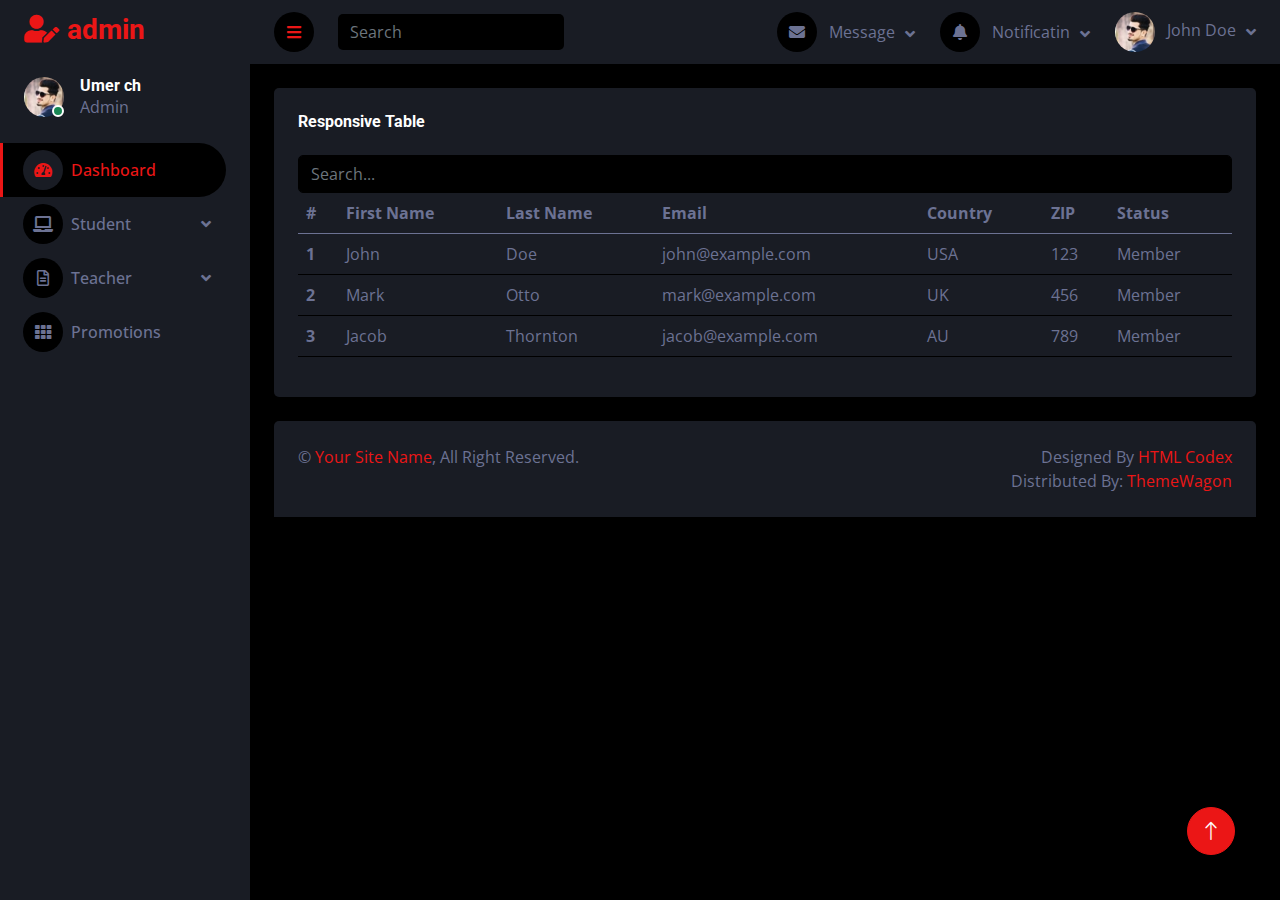
<file: themewagon.github.io/darkpan/Fee.html>
<!DOCTYPE html>
<html lang="en">


<!-- Mirrored from themewagon.github.io/darkpan/table.html by HTTrack Website Copier/3.x [XR&CO'2014], Mon, 17 Jul 2023 08:22:26 GMT -->
<!-- Added by HTTrack --><meta http-equiv="content-type" content="text/html;charset=utf-8" /><!-- /Added by HTTrack -->
<head>
    <meta charset="utf-8">
    <title>DarkPan - Bootstrap 5 Admin Template</title>
    <meta content="width=device-width, initial-scale=1.0" name="viewport">
    <meta content="" name="keywords">
    <meta content="" name="description">

    <!-- Favicon -->
    <link href="img/favicon.html" rel="icon">

    <!-- Google Web Fonts -->
    <link rel="preconnect" href="https://fonts.googleapis.com/">
    <link rel="preconnect" href="https://fonts.gstatic.com/" crossorigin>
    <link href="https://fonts.googleapis.com/css2?family=Open+Sans:wght@400;600&amp;family=Roboto:wght@500;700&amp;display=swap" rel="stylesheet"> 
    
    <!-- Icon Font Stylesheet -->
    <link href="../../cdnjs.cloudflare.com/ajax/libs/font-awesome/5.10.0/css/all.min.css" rel="stylesheet">
    <link href="../../cdn.jsdelivr.net/npm/bootstrap-icons%401.4.1/font/bootstrap-icons.css" rel="stylesheet">

    <!-- Libraries Stylesheet -->
    <link href="lib/owlcarousel/assets/owl.carousel.min.css" rel="stylesheet">
    <link href="lib/tempusdominus/css/tempusdominus-bootstrap-4.min.css" rel="stylesheet" />

    <!-- Customized Bootstrap Stylesheet -->
    <link href="css/bootstrap.min.css" rel="stylesheet">

    <!-- Template Stylesheet -->
    <link href="css/style.css" rel="stylesheet">
</head>

<body>
    <div class="container-fluid position-relative d-flex p-0">
        <!-- Spinner Start -->
        <div id="spinner" class="show bg-dark position-fixed translate-middle w-100 vh-100 top-50 start-50 d-flex align-items-center justify-content-center">
            <div class="spinner-border text-primary" style="width: 3rem; height: 3rem;" role="status">
                <span class="sr-only">Loading...</span>
            </div>
        </div>
        <!-- Spinner End -->


        <!-- Sidebar Start -->
        <div class="sidebar pe-4 pb-3">
            <nav class="navbar bg-secondary navbar-dark">
                <a href="index-2.html" class="navbar-brand mx-4 mb-3">
                    <h3 class="text-primary"><i class="fa fa-user-edit me-2"></i>admin</h3>
                </a>
                <div class="d-flex align-items-center ms-4 mb-4">
                    <div class="position-relative">
                        <img class="rounded-circle" src="img/user.jpg" alt="" style="width: 40px; height: 40px;">
                        <div class="bg-success rounded-circle border border-2 border-white position-absolute end-0 bottom-0 p-1"></div>
                    </div>
                    <div class="ms-3">
                        <h6 class="mb-0">Umer ch</h6>
                        <span>Admin</span>
                    </div>
                </div>
                <div class="navbar-nav w-100">
                    <a href="index-2.html" class="nav-item nav-link active"><i class="fa fa-tachometer-alt me-2"></i>Dashboard</a>
                    <div class="nav-item dropdown">
                        <a href="#" class="nav-link dropdown-toggle" data-bs-toggle="dropdown"><i class="fa fa-laptop me-2"></i>Student</a>
                        
                        <div class="dropdown-menu bg-transparent border-0"> 
                            <a href="Add Student.html" class="dropdown-item">Add Student</a>
                            <a href="Student view.html" class="dropdown-item">Student view</a>
                            <a href="Fee.html" class="dropdown-item">Fee</a>    
                        </div>
                    
                    </div>
                    
                    <div class="nav-item dropdown">
                        <a href="#" class="nav-link dropdown-toggle" data-bs-toggle="dropdown"><i class="far fa-file-alt me-2"></i>Teacher</a>
                        <div class="dropdown-menu bg-transparent border-0">
                            <a href="Add Teacher.html" class="dropdown-item">Add Teacher</a>
                            <a href="Teacher view.html" class="dropdown-item">Teacher view</a>
                           
                        </div>
                    </div>
                    <a href="Promotions.html" class="nav-item nav-link"><i class="fa fa-th me-2"></i>Promotions</a>
                </div>
            </nav>
        </div>
        <!-- Sidebar End -->



        <!-- Content Start -->
        <div class="content">
            <!-- Navbar Start -->
            <nav class="navbar navbar-expand bg-secondary navbar-dark sticky-top px-4 py-0">
                <a href="index-2.html" class="navbar-brand d-flex d-lg-none me-4">
                    <h2 class="text-primary mb-0"><i class="fa fa-user-edit"></i></h2>
                </a>
                <a href="#" class="sidebar-toggler flex-shrink-0">
                    <i class="fa fa-bars"></i>
                </a>
                <form class="d-none d-md-flex ms-4">
                    <input class="form-control bg-dark border-0" type="search" placeholder="Search">
                </form>
                <div class="navbar-nav align-items-center ms-auto">
                    <div class="nav-item dropdown">
                        <a href="#" class="nav-link dropdown-toggle" data-bs-toggle="dropdown">
                            <i class="fa fa-envelope me-lg-2"></i>
                            <span class="d-none d-lg-inline-flex">Message</span>
                        </a>
                        <div class="dropdown-menu dropdown-menu-end bg-secondary border-0 rounded-0 rounded-bottom m-0">
                            <a href="#" class="dropdown-item">
                                <div class="d-flex align-items-center">
                                    <img class="rounded-circle" src="img/user.jpg" alt="" style="width: 40px; height: 40px;">
                                    <div class="ms-2">
                                        <h6 class="fw-normal mb-0">Jhon send you a message</h6>
                                        <small>15 minutes ago</small>
                                    </div>
                                </div>
                            </a>
                            <hr class="dropdown-divider">
                            <a href="#" class="dropdown-item">
                                <div class="d-flex align-items-center">
                                    <img class="rounded-circle" src="img/user.jpg" alt="" style="width: 40px; height: 40px;">
                                    <div class="ms-2">
                                        <h6 class="fw-normal mb-0">Jhon send you a message</h6>
                                        <small>15 minutes ago</small>
                                    </div>
                                </div>
                            </a>
                            <hr class="dropdown-divider">
                            <a href="#" class="dropdown-item">
                                <div class="d-flex align-items-center">
                                    <img class="rounded-circle" src="img/user.jpg" alt="" style="width: 40px; height: 40px;">
                                    <div class="ms-2">
                                        <h6 class="fw-normal mb-0">Jhon send you a message</h6>
                                        <small>15 minutes ago</small>
                                    </div>
                                </div>
                            </a>
                            <hr class="dropdown-divider">
                            <a href="#" class="dropdown-item text-center">See all message</a>
                        </div>
                    </div>
                    <div class="nav-item dropdown">
                        <a href="#" class="nav-link dropdown-toggle" data-bs-toggle="dropdown">
                            <i class="fa fa-bell me-lg-2"></i>
                            <span class="d-none d-lg-inline-flex">Notificatin</span>
                        </a>
                        <div class="dropdown-menu dropdown-menu-end bg-secondary border-0 rounded-0 rounded-bottom m-0">
                            <a href="#" class="dropdown-item">
                                <h6 class="fw-normal mb-0">Profile updated</h6>
                                <small>15 minutes ago</small>
                            </a>
                            <hr class="dropdown-divider">
                            <a href="#" class="dropdown-item">
                                <h6 class="fw-normal mb-0">New user added</h6>
                                <small>15 minutes ago</small>
                            </a>
                            <hr class="dropdown-divider">
                            <a href="#" class="dropdown-item">
                                <h6 class="fw-normal mb-0">Password changed</h6>
                                <small>15 minutes ago</small>
                            </a>
                            <hr class="dropdown-divider">
                            <a href="#" class="dropdown-item text-center">See all notifications</a>
                        </div>
                    </div>
                    <div class="nav-item dropdown">
                        <a href="#" class="nav-link dropdown-toggle" data-bs-toggle="dropdown">
                            <img class="rounded-circle me-lg-2" src="img/user.jpg" alt="" style="width: 40px; height: 40px;">
                            <span class="d-none d-lg-inline-flex">John Doe</span>
                        </a>
                        <div class="dropdown-menu dropdown-menu-end bg-secondary border-0 rounded-0 rounded-bottom m-0">
                            <a href="#" class="dropdown-item">My Profile</a>
                            <a href="#" class="dropdown-item">Settings</a>
                            <a href="#" class="dropdown-item">Log Out</a>
                        </div>
                    </div>
                </div>
            </nav>
            <!-- Navbar End -->


            <!-- Table Start -->

                <div class="container-fluid pt-4 px-4">
                    <div class="row g-4">
                        <div class="col-12">
                            <div class="bg-secondary rounded h-100 p-4">
                                <h6 class="mb-4">Responsive Table</h6>
                                <div class="search-bar">
                                    <input type="text" class="form-control" id="searchInput" placeholder="Search...">
                                </div>
                                <div class="table-responsive">
                                    <table class="table">
                                        <thead>
                                            <tr>
                                                <th scope="col">#</th>
                                                <th scope="col">First Name</th>
                                                <th scope="col">Last Name</th>
                                                <th scope="col">Email</th>
                                                <th scope="col">Country</th>
                                                <th scope="col">ZIP</th>
                                                <th scope="col">Status</th>
                                            </tr>
                                        </thead>
                                        <tbody>
                                            <tr>
                                                <th scope="row">1</th>
                                                <td>John</td>
                                                <td>Doe</td>
                                                <td>john@example.com</td>
                                                <td>USA</td>
                                                <td>123</td>
                                                <td>Member</td>
                                            </tr>
                                            <tr>
                                                <th scope="row">2</th>
                                                <td>Mark</td>
                                                <td>Otto</td>
                                                <td>mark@example.com</td>
                                                <td>UK</td>
                                                <td>456</td>
                                                <td>Member</td>
                                            </tr>
                                            <tr>
                                                <th scope="row">3</th>
                                                <td>Jacob</td>
                                                <td>Thornton</td>
                                                <td>jacob@example.com</td>
                                                <td>AU</td>
                                                <td>789</td>
                                                <td>Member</td>
                                            </tr>
                                        </tbody>
                                    </table>
                                </div>
                            </div>
                        </div>
                    </div>
                </div>
             
                <script>
                    // Function to filter the table based on search input
                    function filterTable() {
                        var input, filter, table, tr, td, i, txtValue;
                        input = document.getElementById("searchInput");
                        filter = input.value.toUpperCase();
                        table = document.getElementsByTagName("table")[0];
                        tr = table.getElementsByTagName("tr");
                        
                        for (i = 0; i < tr.length; i++) {
                            td = tr[i].getElementsByTagName("td")[1]; // Column index to search (e.g., First Name)
                            if (td) {
                                txtValue = td.textContent || td.innerText;
                                if (txtValue.toUpperCase().indexOf(filter) > -1) {
                                    tr[i].style.display = "";
                                } else {
                                    tr[i].style.display = "none";
                                }
                            }
                        }
                    }
            
                    // Attach an event listener to the search input
                    document.getElementById("searchInput").addEventListener("keyup", filterTable);
                </script>
         
            
            <!-- Table End -->


            <!-- Footer Start -->
            <div class="container-fluid pt-4 px-4">
                <div class="bg-secondary rounded-top p-4">
                    <div class="row">
                        <div class="col-12 col-sm-6 text-center text-sm-start">
                            &copy; <a href="#">Your Site Name</a>, All Right Reserved. 
                        </div>
                        <div class="col-12 col-sm-6 text-center text-sm-end">
                            <!--/*** This template is free as long as you keep the footer author’s credit link/attribution link/backlink. If you'd like to use the template without the footer author’s credit link/attribution link/backlink, you can purchase the Credit Removal License from "https://htmlcodex.com/credit-removal". Thank you for your support. ***/-->
                            Designed By <a href="https://htmlcodex.com/">HTML Codex</a>
                            <br>Distributed By: <a href="https://themewagon.com/" target="_blank">ThemeWagon</a>
                        </div>
                    </div>
                </div>
            </div>
            <!-- Footer End -->
        </div>
        <!-- Content End -->


        <!-- Back to Top -->
        <a href="#" class="btn btn-lg btn-primary btn-lg-square back-to-top"><i class="bi bi-arrow-up"></i></a>
    </div>

    <!-- JavaScript Libraries -->
    <script src="../../code.jquery.com/jquery-3.4.1.min.js"></script>
    <script src="../../cdn.jsdelivr.net/npm/bootstrap%405.0.0/dist/js/bootstrap.bundle.min.js"></script>
    <script src="lib/chart/chart.min.js"></script>
    <script src="lib/easing/easing.min.js"></script>
    <script src="lib/waypoints/waypoints.min.js"></script>
    <script src="lib/owlcarousel/owl.carousel.min.js"></script>
    <script src="lib/tempusdominus/js/moment.min.js"></script>
    <script src="lib/tempusdominus/js/moment-timezone.min.js"></script>
    <script src="lib/tempusdominus/js/tempusdominus-bootstrap-4.min.js"></script>

    <!-- Template Javascript -->
    <script src="js/main.js"></script>
</body>


<!-- Mirrored from themewagon.github.io/darkpan/table.html by HTTrack Website Copier/3.x [XR&CO'2014], Mon, 17 Jul 2023 08:22:26 GMT -->
</html>
</file>
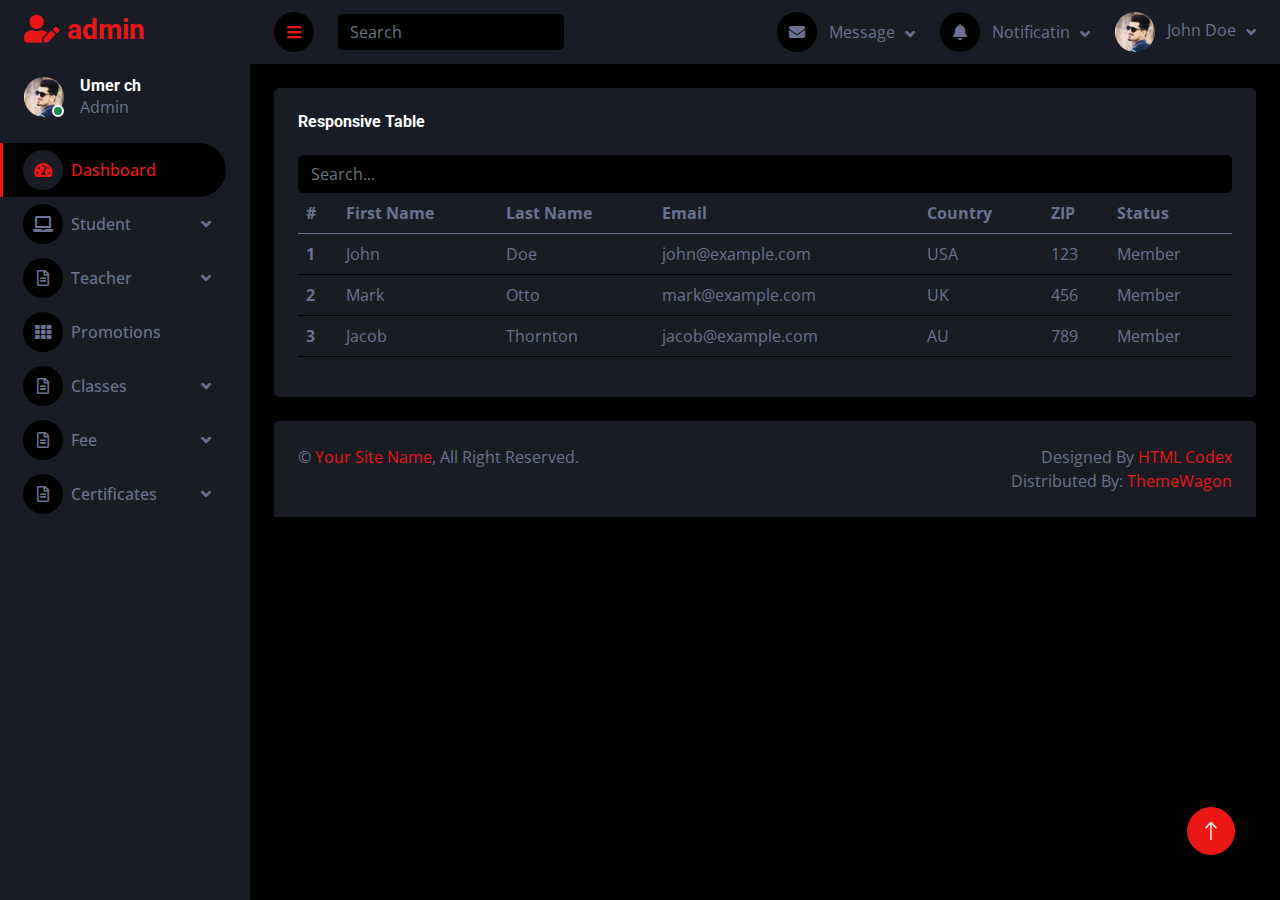
<file: themewagon.github.io/darkpan/Promotions.html>
<!DOCTYPE html>
<html lang="en">


<!-- Mirrored from themewagon.github.io/darkpan/table.html by HTTrack Website Copier/3.x [XR&CO'2014], Mon, 17 Jul 2023 08:22:26 GMT -->
<!-- Added by HTTrack --><meta http-equiv="content-type" content="text/html;charset=utf-8" /><!-- /Added by HTTrack -->
<head>
    <meta charset="utf-8">
    <title>DarkPan - Bootstrap 5 Admin Template</title>
    <meta content="width=device-width, initial-scale=1.0" name="viewport">
    <meta content="" name="keywords">
    <meta content="" name="description">

    <!-- Favicon -->
    <link href="img/favicon.html" rel="icon">

    <!-- Google Web Fonts -->
    <link rel="preconnect" href="https://fonts.googleapis.com/">
    <link rel="preconnect" href="https://fonts.gstatic.com/" crossorigin>
    <link href="https://fonts.googleapis.com/css2?family=Open+Sans:wght@400;600&amp;family=Roboto:wght@500;700&amp;display=swap" rel="stylesheet"> 
    
    <!-- Icon Font Stylesheet -->
    <link href="../../cdnjs.cloudflare.com/ajax/libs/font-awesome/5.10.0/css/all.min.css" rel="stylesheet">
    <link href="../../cdn.jsdelivr.net/npm/bootstrap-icons%401.4.1/font/bootstrap-icons.css" rel="stylesheet">

    <!-- Libraries Stylesheet -->
    <link href="lib/owlcarousel/assets/owl.carousel.min.css" rel="stylesheet">
    <link href="lib/tempusdominus/css/tempusdominus-bootstrap-4.min.css" rel="stylesheet" />

    <!-- Customized Bootstrap Stylesheet -->
    <link href="css/bootstrap.min.css" rel="stylesheet">

    <!-- Template Stylesheet -->
    <link href="css/style.css" rel="stylesheet">
</head>

<body>
    <div class="container-fluid position-relative d-flex p-0">
        <!-- Spinner Start -->
        <div id="spinner" class="show bg-dark position-fixed translate-middle w-100 vh-100 top-50 start-50 d-flex align-items-center justify-content-center">
            <div class="spinner-border text-primary" style="width: 3rem; height: 3rem;" role="status">
                <span class="sr-only">Loading...</span>
            </div>
        </div>
        <!-- Spinner End -->


        <!-- Sidebar Start -->
        <div class="sidebar pe-4 pb-3">
            <nav class="navbar bg-secondary navbar-dark">
                <a href="index-2.html" class="navbar-brand mx-4 mb-3">
                    <h3 class="text-primary"><i class="fa fa-user-edit me-2"></i>admin</h3>
                </a>
                <div class="d-flex align-items-center ms-4 mb-4">
                    <div class="position-relative">
                        <img class="rounded-circle" src="img/user.jpg" alt="" style="width: 40px; height: 40px;">
                        <div class="bg-success rounded-circle border border-2 border-white position-absolute end-0 bottom-0 p-1"></div>
                    </div>
                    <div class="ms-3">
                        <h6 class="mb-0">Umer ch</h6>
                        <span>Admin</span>
                    </div>
                </div>
                <div class="navbar-nav w-100">
                    <a href="index-2.html" class="nav-item nav-link active"><i class="fa fa-tachometer-alt me-2"></i>Dashboard</a>
                    <div class="nav-item dropdown">
                        <a href="#" class="nav-link dropdown-toggle" data-bs-toggle="dropdown"><i class="fa fa-laptop me-2"></i>Student</a>
                        
                        <div class="dropdown-menu bg-transparent border-0"> 
                            <a href="Add Student.html" class="dropdown-item">Add Student</a>
                            <a href="Student view.html" class="dropdown-item">Student view</a>
                            <a href="Fee.html" class="dropdown-item">Fee</a>   
                        </div>
                    
                    </div>
                    
                    <div class="nav-item dropdown">
                        <a href="#" class="nav-link dropdown-toggle" data-bs-toggle="dropdown"><i class="far fa-file-alt me-2"></i>Teacher</a>
                        <div class="dropdown-menu bg-transparent border-0">
                            <a href="Add Teacher.html" class="dropdown-item">Add Teacher</a>
                            <a href="Teacher view.html" class="dropdown-item">Teacher view</a>
                           
                        </div>
                    </div>
                    <a href="Promotions.html" class="nav-item nav-link"><i class="fa fa-th me-2"></i>Promotions</a>


                    <div class="nav-item dropdown"> 
                        <a href="#" class="nav-link dropdown-toggle" data-bs-toggle="dropdown"><i class="far fa-file-alt me-2"></i>Classes</a>
                        <div class="dropdown-menu bg-transparent border-0">
                            <a href="add class.html" class="dropdown-item">ADD</a>
                            <a href="view class.html" class="dropdown-item">View</a> 
                        </div>
                    </div>

                    <div class="nav-item dropdown"> 
                        <a href="#" class="nav-link dropdown-toggle" data-bs-toggle="dropdown"><i class="far fa-file-alt me-2"></i>Fee</a>
                        <div class="dropdown-menu bg-transparent border-0">
                            <a href="Add fee.html" class="dropdown-item">Add</a>
                            <a href="view fee.html" class="dropdown-item">View</a> 
                            <a href="assigned fee.html" class="dropdown-item">Assign fee</a> 
                            <a href="view assigned fee.html" class="dropdown-item">View Assigned Fee</a> 

                        </div>
                    </div>

                    <div class="nav-item dropdown"> 
                        <a href="#" class="nav-link dropdown-toggle" data-bs-toggle="dropdown"><i class="far fa-file-alt me-2"></i>Certificates</a>
                        <div class="dropdown-menu bg-transparent border-0">
                            <a href="add certificate.html" class="dropdown-item">ADD</a>
                            <a href="view certificate.html" class="dropdown-item">View</a> 
                        </div>
                    </div>


                </div>
            </nav>
        </div>
        <!-- Sidebar End -->


        <!-- Content Start -->
        <div class="content">
            <!-- Navbar Start -->
            <nav class="navbar navbar-expand bg-secondary navbar-dark sticky-top px-4 py-0">
                <a href="index-2.html" class="navbar-brand d-flex d-lg-none me-4">
                    <h2 class="text-primary mb-0"><i class="fa fa-user-edit"></i></h2>
                </a>
                <a href="#" class="sidebar-toggler flex-shrink-0">
                    <i class="fa fa-bars"></i>
                </a>
                <form class="d-none d-md-flex ms-4">
                    <input class="form-control bg-dark border-0" type="search" placeholder="Search">
                </form>
                <div class="navbar-nav align-items-center ms-auto">
                    <div class="nav-item dropdown">
                        <a href="#" class="nav-link dropdown-toggle" data-bs-toggle="dropdown">
                            <i class="fa fa-envelope me-lg-2"></i>
                            <span class="d-none d-lg-inline-flex">Message</span>
                        </a>
                        <div class="dropdown-menu dropdown-menu-end bg-secondary border-0 rounded-0 rounded-bottom m-0">
                            <a href="#" class="dropdown-item">
                                <div class="d-flex align-items-center">
                                    <img class="rounded-circle" src="img/user.jpg" alt="" style="width: 40px; height: 40px;">
                                    <div class="ms-2">
                                        <h6 class="fw-normal mb-0">Jhon send you a message</h6>
                                        <small>15 minutes ago</small>
                                    </div>
                                </div>
                            </a>
                            <hr class="dropdown-divider">
                            <a href="#" class="dropdown-item">
                                <div class="d-flex align-items-center">
                                    <img class="rounded-circle" src="img/user.jpg" alt="" style="width: 40px; height: 40px;">
                                    <div class="ms-2">
                                        <h6 class="fw-normal mb-0">Jhon send you a message</h6>
                                        <small>15 minutes ago</small>
                                    </div>
                                </div>
                            </a>
                            <hr class="dropdown-divider">
                            <a href="#" class="dropdown-item">
                                <div class="d-flex align-items-center">
                                    <img class="rounded-circle" src="img/user.jpg" alt="" style="width: 40px; height: 40px;">
                                    <div class="ms-2">
                                        <h6 class="fw-normal mb-0">Jhon send you a message</h6>
                                        <small>15 minutes ago</small>
                                    </div>
                                </div>
                            </a>
                            <hr class="dropdown-divider">
                            <a href="#" class="dropdown-item text-center">See all message</a>
                        </div>
                    </div>
                    <div class="nav-item dropdown">
                        <a href="#" class="nav-link dropdown-toggle" data-bs-toggle="dropdown">
                            <i class="fa fa-bell me-lg-2"></i>
                            <span class="d-none d-lg-inline-flex">Notificatin</span>
                        </a>
                        <div class="dropdown-menu dropdown-menu-end bg-secondary border-0 rounded-0 rounded-bottom m-0">
                            <a href="#" class="dropdown-item">
                                <h6 class="fw-normal mb-0">Profile updated</h6>
                                <small>15 minutes ago</small>
                            </a>
                            <hr class="dropdown-divider">
                            <a href="#" class="dropdown-item">
                                <h6 class="fw-normal mb-0">New user added</h6>
                                <small>15 minutes ago</small>
                            </a>
                            <hr class="dropdown-divider">
                            <a href="#" class="dropdown-item">
                                <h6 class="fw-normal mb-0">Password changed</h6>
                                <small>15 minutes ago</small>
                            </a>
                            <hr class="dropdown-divider">
                            <a href="#" class="dropdown-item text-center">See all notifications</a>
                        </div>
                    </div>
                    <div class="nav-item dropdown">
                        <a href="#" class="nav-link dropdown-toggle" data-bs-toggle="dropdown">
                            <img class="rounded-circle me-lg-2" src="img/user.jpg" alt="" style="width: 40px; height: 40px;">
                            <span class="d-none d-lg-inline-flex">John Doe</span>
                        </a>
                        <div class="dropdown-menu dropdown-menu-end bg-secondary border-0 rounded-0 rounded-bottom m-0">
                            <a href="#" class="dropdown-item">My Profile</a>
                            <a href="#" class="dropdown-item">Settings</a>
                            <a href="#" class="dropdown-item">Log Out</a>
                        </div>
                    </div>
                </div>
            </nav>
            <!-- Navbar End -->


            <!-- Table Start -->

                <div class="container-fluid pt-4 px-4">
                    <div class="row g-4">
                        <div class="col-12">
                            <div class="bg-secondary rounded h-100 p-4">
                                <h6 class="mb-4">Responsive Table</h6>
                                <div class="search-bar">
                                    <input type="text" class="form-control" id="searchInput" placeholder="Search...">
                                </div>
                                <div class="table-responsive">
                                    <table class="table">
                                        <thead>
                                            <tr>
                                                <th scope="col">#</th>
                                                <th scope="col">First Name</th>
                                                <th scope="col">Last Name</th>
                                                <th scope="col">Email</th>
                                                <th scope="col">Country</th>
                                                <th scope="col">ZIP</th>
                                                <th scope="col">Status</th>
                                            </tr>
                                        </thead>
                                        <tbody>
                                            <tr>
                                                <th scope="row">1</th>
                                                <td>John</td>
                                                <td>Doe</td>
                                                <td>john@example.com</td>
                                                <td>USA</td>
                                                <td>123</td>
                                                <td>Member</td>
                                            </tr>
                                            <tr>
                                                <th scope="row">2</th>
                                                <td>Mark</td>
                                                <td>Otto</td>
                                                <td>mark@example.com</td>
                                                <td>UK</td>
                                                <td>456</td>
                                                <td>Member</td>
                                            </tr>
                                            <tr>
                                                <th scope="row">3</th>
                                                <td>Jacob</td>
                                                <td>Thornton</td>
                                                <td>jacob@example.com</td>
                                                <td>AU</td>
                                                <td>789</td>
                                                <td>Member</td>
                                            </tr>
                                        </tbody>
                                    </table>
                                </div>
                            </div>
                        </div>
                    </div>
                </div>
             
                <script>
                    // Function to filter the table based on search input
                    function filterTable() {
                        var input, filter, table, tr, td, i, txtValue;
                        input = document.getElementById("searchInput");
                        filter = input.value.toUpperCase();
                        table = document.getElementsByTagName("table")[0];
                        tr = table.getElementsByTagName("tr");
                        
                        for (i = 0; i < tr.length; i++) {
                            td = tr[i].getElementsByTagName("td")[1]; // Column index to search (e.g., First Name)
                            if (td) {
                                txtValue = td.textContent || td.innerText;
                                if (txtValue.toUpperCase().indexOf(filter) > -1) {
                                    tr[i].style.display = "";
                                } else {
                                    tr[i].style.display = "none";
                                }
                            }
                        }
                    }
            
                    // Attach an event listener to the search input
                    document.getElementById("searchInput").addEventListener("keyup", filterTable);
                </script>
         
            
            <!-- Table End -->


            <!-- Footer Start -->
            <div class="container-fluid pt-4 px-4">
                <div class="bg-secondary rounded-top p-4">
                    <div class="row">
                        <div class="col-12 col-sm-6 text-center text-sm-start">
                            &copy; <a href="#">Your Site Name</a>, All Right Reserved. 
                        </div>
                        <div class="col-12 col-sm-6 text-center text-sm-end">
                            <!--/*** This template is free as long as you keep the footer author’s credit link/attribution link/backlink. If you'd like to use the template without the footer author’s credit link/attribution link/backlink, you can purchase the Credit Removal License from "https://htmlcodex.com/credit-removal". Thank you for your support. ***/-->
                            Designed By <a href="https://htmlcodex.com/">HTML Codex</a>
                            <br>Distributed By: <a href="https://themewagon.com/" target="_blank">ThemeWagon</a>
                        </div>
                    </div>
                </div>
            </div>
            <!-- Footer End -->
        </div>
        <!-- Content End -->


        <!-- Back to Top -->
        <a href="#" class="btn btn-lg btn-primary btn-lg-square back-to-top"><i class="bi bi-arrow-up"></i></a>
    </div>

    <!-- JavaScript Libraries -->
    <script src="../../code.jquery.com/jquery-3.4.1.min.js"></script>
    <script src="../../cdn.jsdelivr.net/npm/bootstrap%405.0.0/dist/js/bootstrap.bundle.min.js"></script>
    <script src="lib/chart/chart.min.js"></script>
    <script src="lib/easing/easing.min.js"></script>
    <script src="lib/waypoints/waypoints.min.js"></script>
    <script src="lib/owlcarousel/owl.carousel.min.js"></script>
    <script src="lib/tempusdominus/js/moment.min.js"></script>
    <script src="lib/tempusdominus/js/moment-timezone.min.js"></script>
    <script src="lib/tempusdominus/js/tempusdominus-bootstrap-4.min.js"></script>

    <!-- Template Javascript -->
    <script src="js/main.js"></script>
</body>


<!-- Mirrored from themewagon.github.io/darkpan/table.html by HTTrack Website Copier/3.x [XR&CO'2014], Mon, 17 Jul 2023 08:22:26 GMT -->
</html>
</file>
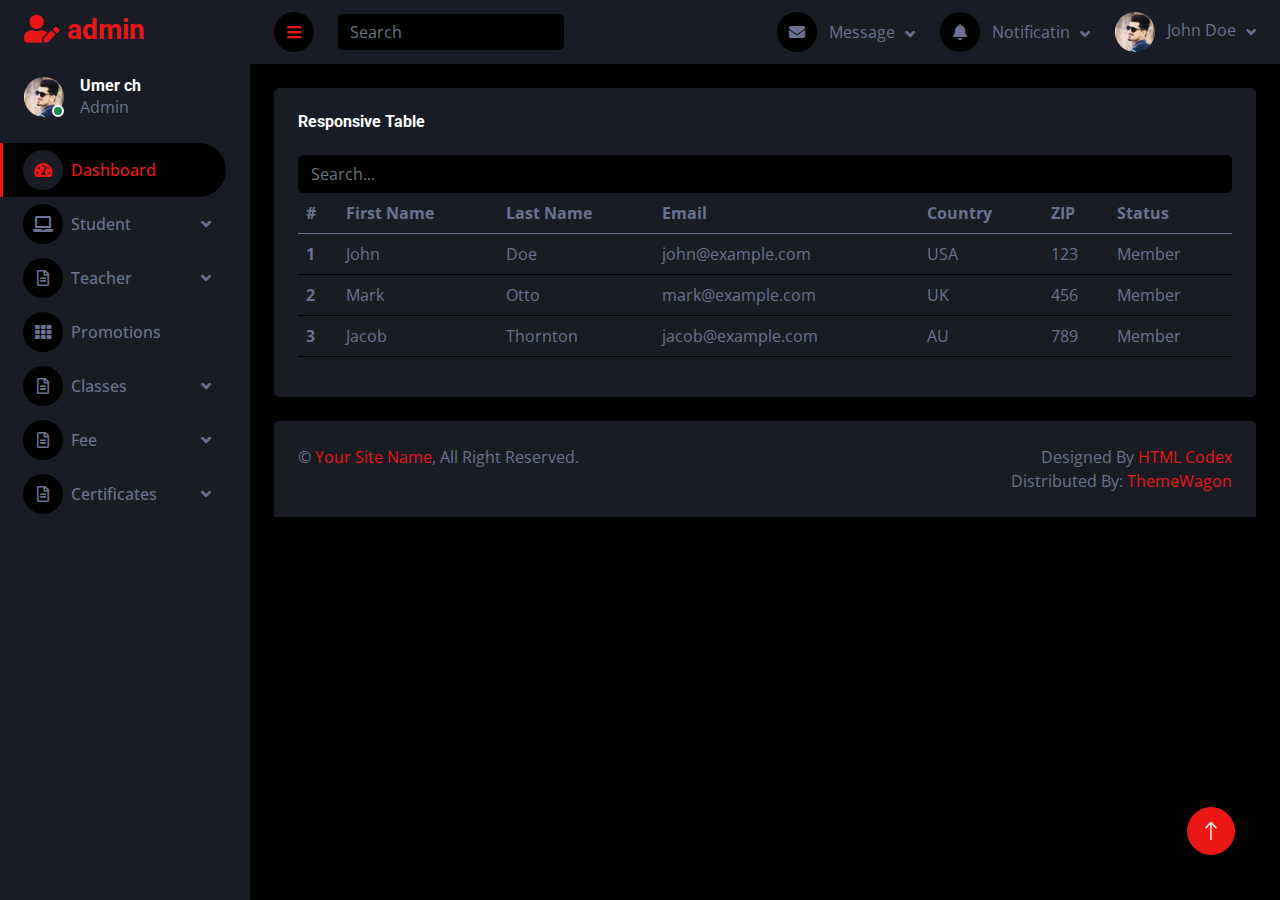
<file: themewagon.github.io/darkpan/Student view.html>
<!DOCTYPE html>
<html lang="en">


<!-- Mirrored from themewagon.github.io/darkpan/table.html by HTTrack Website Copier/3.x [XR&CO'2014], Mon, 17 Jul 2023 08:22:26 GMT -->
<!-- Added by HTTrack --><meta http-equiv="content-type" content="text/html;charset=utf-8" /><!-- /Added by HTTrack -->
<head>
    <meta charset="utf-8">
    <title>DarkPan - Bootstrap 5 Admin Template</title>
    <meta content="width=device-width, initial-scale=1.0" name="viewport">
    <meta content="" name="keywords">
    <meta content="" name="description">

    <!-- Favicon -->
    <link href="img/favicon.html" rel="icon">

    <!-- Google Web Fonts -->
    <link rel="preconnect" href="https://fonts.googleapis.com/">
    <link rel="preconnect" href="https://fonts.gstatic.com/" crossorigin>
    <link href="https://fonts.googleapis.com/css2?family=Open+Sans:wght@400;600&amp;family=Roboto:wght@500;700&amp;display=swap" rel="stylesheet"> 
    
    <!-- Icon Font Stylesheet -->
    <link href="../../cdnjs.cloudflare.com/ajax/libs/font-awesome/5.10.0/css/all.min.css" rel="stylesheet">
    <link href="../../cdn.jsdelivr.net/npm/bootstrap-icons%401.4.1/font/bootstrap-icons.css" rel="stylesheet">

    <!-- Libraries Stylesheet -->
    <link href="lib/owlcarousel/assets/owl.carousel.min.css" rel="stylesheet">
    <link href="lib/tempusdominus/css/tempusdominus-bootstrap-4.min.css" rel="stylesheet" />

    <!-- Customized Bootstrap Stylesheet -->
    <link href="css/bootstrap.min.css" rel="stylesheet">

    <!-- Template Stylesheet -->
    <link href="css/style.css" rel="stylesheet">
</head>

<body>
    <div class="container-fluid position-relative d-flex p-0">
        <!-- Spinner Start -->
        <div id="spinner" class="show bg-dark position-fixed translate-middle w-100 vh-100 top-50 start-50 d-flex align-items-center justify-content-center">
            <div class="spinner-border text-primary" style="width: 3rem; height: 3rem;" role="status">
                <span class="sr-only">Loading...</span>
            </div>
        </div>
        <!-- Spinner End -->


        <!-- Sidebar Start -->
        <div class="sidebar pe-4 pb-3">
            <nav class="navbar bg-secondary navbar-dark">
                <a href="index-2.html" class="navbar-brand mx-4 mb-3">
                    <h3 class="text-primary"><i class="fa fa-user-edit me-2"></i>admin</h3>
                </a>
                <div class="d-flex align-items-center ms-4 mb-4">
                    <div class="position-relative">
                        <img class="rounded-circle" src="img/user.jpg" alt="" style="width: 40px; height: 40px;">
                        <div class="bg-success rounded-circle border border-2 border-white position-absolute end-0 bottom-0 p-1"></div>
                    </div>
                    <div class="ms-3">
                        <h6 class="mb-0">Umer ch</h6>
                        <span>Admin</span>
                    </div>
                </div>
                <div class="navbar-nav w-100">
                    <a href="index-2.html" class="nav-item nav-link active"><i class="fa fa-tachometer-alt me-2"></i>Dashboard</a>
                    <div class="nav-item dropdown">
                        <a href="#" class="nav-link dropdown-toggle" data-bs-toggle="dropdown"><i class="fa fa-laptop me-2"></i>Student</a>
                        
                        <div class="dropdown-menu bg-transparent border-0"> 
                            <a href="Add Student.html" class="dropdown-item">Add Student</a>
                            <a href="Student view.html" class="dropdown-item">Student view</a>
                            <a href="Fee.html" class="dropdown-item">Fee</a>   
                        </div>
                    
                    </div>
                    
                    <div class="nav-item dropdown">
                        <a href="#" class="nav-link dropdown-toggle" data-bs-toggle="dropdown"><i class="far fa-file-alt me-2"></i>Teacher</a>
                        <div class="dropdown-menu bg-transparent border-0">
                            <a href="Add Teacher.html" class="dropdown-item">Add Teacher</a>
                            <a href="Teacher view.html" class="dropdown-item">Teacher view</a>
                           
                        </div>
                    </div>
                    <a href="Promotions.html" class="nav-item nav-link"><i class="fa fa-th me-2"></i>Promotions</a>


                    <div class="nav-item dropdown"> 
                        <a href="#" class="nav-link dropdown-toggle" data-bs-toggle="dropdown"><i class="far fa-file-alt me-2"></i>Classes</a>
                        <div class="dropdown-menu bg-transparent border-0">
                            <a href="add class.html" class="dropdown-item">ADD</a>
                            <a href="view class.html" class="dropdown-item">View</a> 
                        </div>
                    </div>

                    <div class="nav-item dropdown"> 
                        <a href="#" class="nav-link dropdown-toggle" data-bs-toggle="dropdown"><i class="far fa-file-alt me-2"></i>Fee</a>
                        <div class="dropdown-menu bg-transparent border-0">
                            <a href="Add fee.html" class="dropdown-item">Add</a>
                            <a href="view fee.html" class="dropdown-item">View</a> 
                            <a href="assigned fee.html" class="dropdown-item">Assign fee</a> 
                            <a href="view assigned fee.html" class="dropdown-item">View Assigned Fee</a> 

                        </div>
                    </div>

                    <div class="nav-item dropdown"> 
                        <a href="#" class="nav-link dropdown-toggle" data-bs-toggle="dropdown"><i class="far fa-file-alt me-2"></i>Certificates</a>
                        <div class="dropdown-menu bg-transparent border-0">
                            <a href="add certificate.html" class="dropdown-item">ADD</a>
                            <a href="view certificate.html" class="dropdown-item">View</a> 
                        </div>
                    </div>


                </div>
            </nav>
        </div>
        <!-- Sidebar End -->



        <!-- Content Start -->
        <div class="content">
            <!-- Navbar Start -->
            <nav class="navbar navbar-expand bg-secondary navbar-dark sticky-top px-4 py-0">
                <a href="index-2.html" class="navbar-brand d-flex d-lg-none me-4">
                    <h2 class="text-primary mb-0"><i class="fa fa-user-edit"></i></h2>
                </a>
                <a href="#" class="sidebar-toggler flex-shrink-0">
                    <i class="fa fa-bars"></i>
                </a>
                <form class="d-none d-md-flex ms-4">
                    <input class="form-control bg-dark border-0" type="search" placeholder="Search">
                </form>
                <div class="navbar-nav align-items-center ms-auto">
                    <div class="nav-item dropdown">
                        <a href="#" class="nav-link dropdown-toggle" data-bs-toggle="dropdown">
                            <i class="fa fa-envelope me-lg-2"></i>
                            <span class="d-none d-lg-inline-flex">Message</span>
                        </a>
                        <div class="dropdown-menu dropdown-menu-end bg-secondary border-0 rounded-0 rounded-bottom m-0">
                            <a href="#" class="dropdown-item">
                                <div class="d-flex align-items-center">
                                    <img class="rounded-circle" src="img/user.jpg" alt="" style="width: 40px; height: 40px;">
                                    <div class="ms-2">
                                        <h6 class="fw-normal mb-0">Jhon send you a message</h6>
                                        <small>15 minutes ago</small>
                                    </div>
                                </div>
                            </a>
                            <hr class="dropdown-divider">
                            <a href="#" class="dropdown-item">
                                <div class="d-flex align-items-center">
                                    <img class="rounded-circle" src="img/user.jpg" alt="" style="width: 40px; height: 40px;">
                                    <div class="ms-2">
                                        <h6 class="fw-normal mb-0">Jhon send you a message</h6>
                                        <small>15 minutes ago</small>
                                    </div>
                                </div>
                            </a>
                            <hr class="dropdown-divider">
                            <a href="#" class="dropdown-item">
                                <div class="d-flex align-items-center">
                                    <img class="rounded-circle" src="img/user.jpg" alt="" style="width: 40px; height: 40px;">
                                    <div class="ms-2">
                                        <h6 class="fw-normal mb-0">Jhon send you a message</h6>
                                        <small>15 minutes ago</small>
                                    </div>
                                </div>
                            </a>
                            <hr class="dropdown-divider">
                            <a href="#" class="dropdown-item text-center">See all message</a>
                        </div>
                    </div>
                    <div class="nav-item dropdown">
                        <a href="#" class="nav-link dropdown-toggle" data-bs-toggle="dropdown">
                            <i class="fa fa-bell me-lg-2"></i>
                            <span class="d-none d-lg-inline-flex">Notificatin</span>
                        </a>
                        <div class="dropdown-menu dropdown-menu-end bg-secondary border-0 rounded-0 rounded-bottom m-0">
                            <a href="#" class="dropdown-item">
                                <h6 class="fw-normal mb-0">Profile updated</h6>
                                <small>15 minutes ago</small>
                            </a>
                            <hr class="dropdown-divider">
                            <a href="#" class="dropdown-item">
                                <h6 class="fw-normal mb-0">New user added</h6>
                                <small>15 minutes ago</small>
                            </a>
                            <hr class="dropdown-divider">
                            <a href="#" class="dropdown-item">
                                <h6 class="fw-normal mb-0">Password changed</h6>
                                <small>15 minutes ago</small>
                            </a>
                            <hr class="dropdown-divider">
                            <a href="#" class="dropdown-item text-center">See all notifications</a>
                        </div>
                    </div>
                    <div class="nav-item dropdown">
                        <a href="#" class="nav-link dropdown-toggle" data-bs-toggle="dropdown">
                            <img class="rounded-circle me-lg-2" src="img/user.jpg" alt="" style="width: 40px; height: 40px;">
                            <span class="d-none d-lg-inline-flex">John Doe</span>
                        </a>
                        <div class="dropdown-menu dropdown-menu-end bg-secondary border-0 rounded-0 rounded-bottom m-0">
                            <a href="#" class="dropdown-item">My Profile</a>
                            <a href="#" class="dropdown-item">Settings</a>
                            <a href="#" class="dropdown-item">Log Out</a>
                        </div>
                    </div>
                </div>
            </nav>
            <!-- Navbar End -->


            <!-- Table Start -->

                <div class="container-fluid pt-4 px-4">
                    <div class="row g-4">
                        <div class="col-12">
                            <div class="bg-secondary rounded h-100 p-4">
                                <h6 class="mb-4">Responsive Table</h6>
                                <div class="search-bar">
                                    <input type="text" class="form-control" id="searchInput" placeholder="Search...">
                                </div>
                                <div class="table-responsive">
                                    <table class="table">
                                        <thead>
                                            <tr>
                                                <th scope="col">#</th>
                                                <th scope="col">First Name</th>
                                                <th scope="col">Last Name</th>
                                                <th scope="col">Email</th>
                                                <th scope="col">Country</th>
                                                <th scope="col">ZIP</th>
                                                <th scope="col">Status</th>
                                            </tr>
                                        </thead>
                                        <tbody>
                                            <tr>
                                                <th scope="row">1</th>
                                                <td>John</td>
                                                <td>Doe</td>
                                                <td>john@example.com</td>
                                                <td>USA</td>
                                                <td>123</td>
                                                <td>Member</td>
                                            </tr>
                                            <tr>
                                                <th scope="row">2</th>
                                                <td>Mark</td>
                                                <td>Otto</td>
                                                <td>mark@example.com</td>
                                                <td>UK</td>
                                                <td>456</td>
                                                <td>Member</td>
                                            </tr>
                                            <tr>
                                                <th scope="row">3</th>
                                                <td>Jacob</td>
                                                <td>Thornton</td>
                                                <td>jacob@example.com</td>
                                                <td>AU</td>
                                                <td>789</td>
                                                <td>Member</td>
                                            </tr>
                                        </tbody>
                                    </table>
                                </div>
                            </div>
                        </div>
                    </div>
                </div>
             
                <script>
                    // Function to filter the table based on search input
                    function filterTable() {
                        var input, filter, table, tr, td, i, txtValue;
                        input = document.getElementById("searchInput");
                        filter = input.value.toUpperCase();
                        table = document.getElementsByTagName("table")[0];
                        tr = table.getElementsByTagName("tr");
                        
                        for (i = 0; i < tr.length; i++) {
                            td = tr[i].getElementsByTagName("td")[1]; // Column index to search (e.g., First Name)
                            if (td) {
                                txtValue = td.textContent || td.innerText;
                                if (txtValue.toUpperCase().indexOf(filter) > -1) {
                                    tr[i].style.display = "";
                                } else {
                                    tr[i].style.display = "none";
                                }
                            }
                        }
                    }
            
                    // Attach an event listener to the search input
                    document.getElementById("searchInput").addEventListener("keyup", filterTable);
                </script>
         
            
            <!-- Table End -->


            <!-- Footer Start -->
            <div class="container-fluid pt-4 px-4">
                <div class="bg-secondary rounded-top p-4">
                    <div class="row">
                        <div class="col-12 col-sm-6 text-center text-sm-start">
                            &copy; <a href="#">Your Site Name</a>, All Right Reserved. 
                        </div>
                        <div class="col-12 col-sm-6 text-center text-sm-end">
                            <!--/*** This template is free as long as you keep the footer author’s credit link/attribution link/backlink. If you'd like to use the template without the footer author’s credit link/attribution link/backlink, you can purchase the Credit Removal License from "https://htmlcodex.com/credit-removal". Thank you for your support. ***/-->
                            Designed By <a href="https://htmlcodex.com/">HTML Codex</a>
                            <br>Distributed By: <a href="https://themewagon.com/" target="_blank">ThemeWagon</a>
                        </div>
                    </div>
                </div>
            </div>
            <!-- Footer End -->
        </div>
        <!-- Content End -->


        <!-- Back to Top -->
        <a href="#" class="btn btn-lg btn-primary btn-lg-square back-to-top"><i class="bi bi-arrow-up"></i></a>
    </div>

    <!-- JavaScript Libraries -->
    <script src="../../code.jquery.com/jquery-3.4.1.min.js"></script>
    <script src="../../cdn.jsdelivr.net/npm/bootstrap%405.0.0/dist/js/bootstrap.bundle.min.js"></script>
    <script src="lib/chart/chart.min.js"></script>
    <script src="lib/easing/easing.min.js"></script>
    <script src="lib/waypoints/waypoints.min.js"></script>
    <script src="lib/owlcarousel/owl.carousel.min.js"></script>
    <script src="lib/tempusdominus/js/moment.min.js"></script>
    <script src="lib/tempusdominus/js/moment-timezone.min.js"></script>
    <script src="lib/tempusdominus/js/tempusdominus-bootstrap-4.min.js"></script>

    <!-- Template Javascript -->
    <script src="js/main.js"></script>
</body>


<!-- Mirrored from themewagon.github.io/darkpan/table.html by HTTrack Website Copier/3.x [XR&CO'2014], Mon, 17 Jul 2023 08:22:26 GMT -->
</html>
</file>
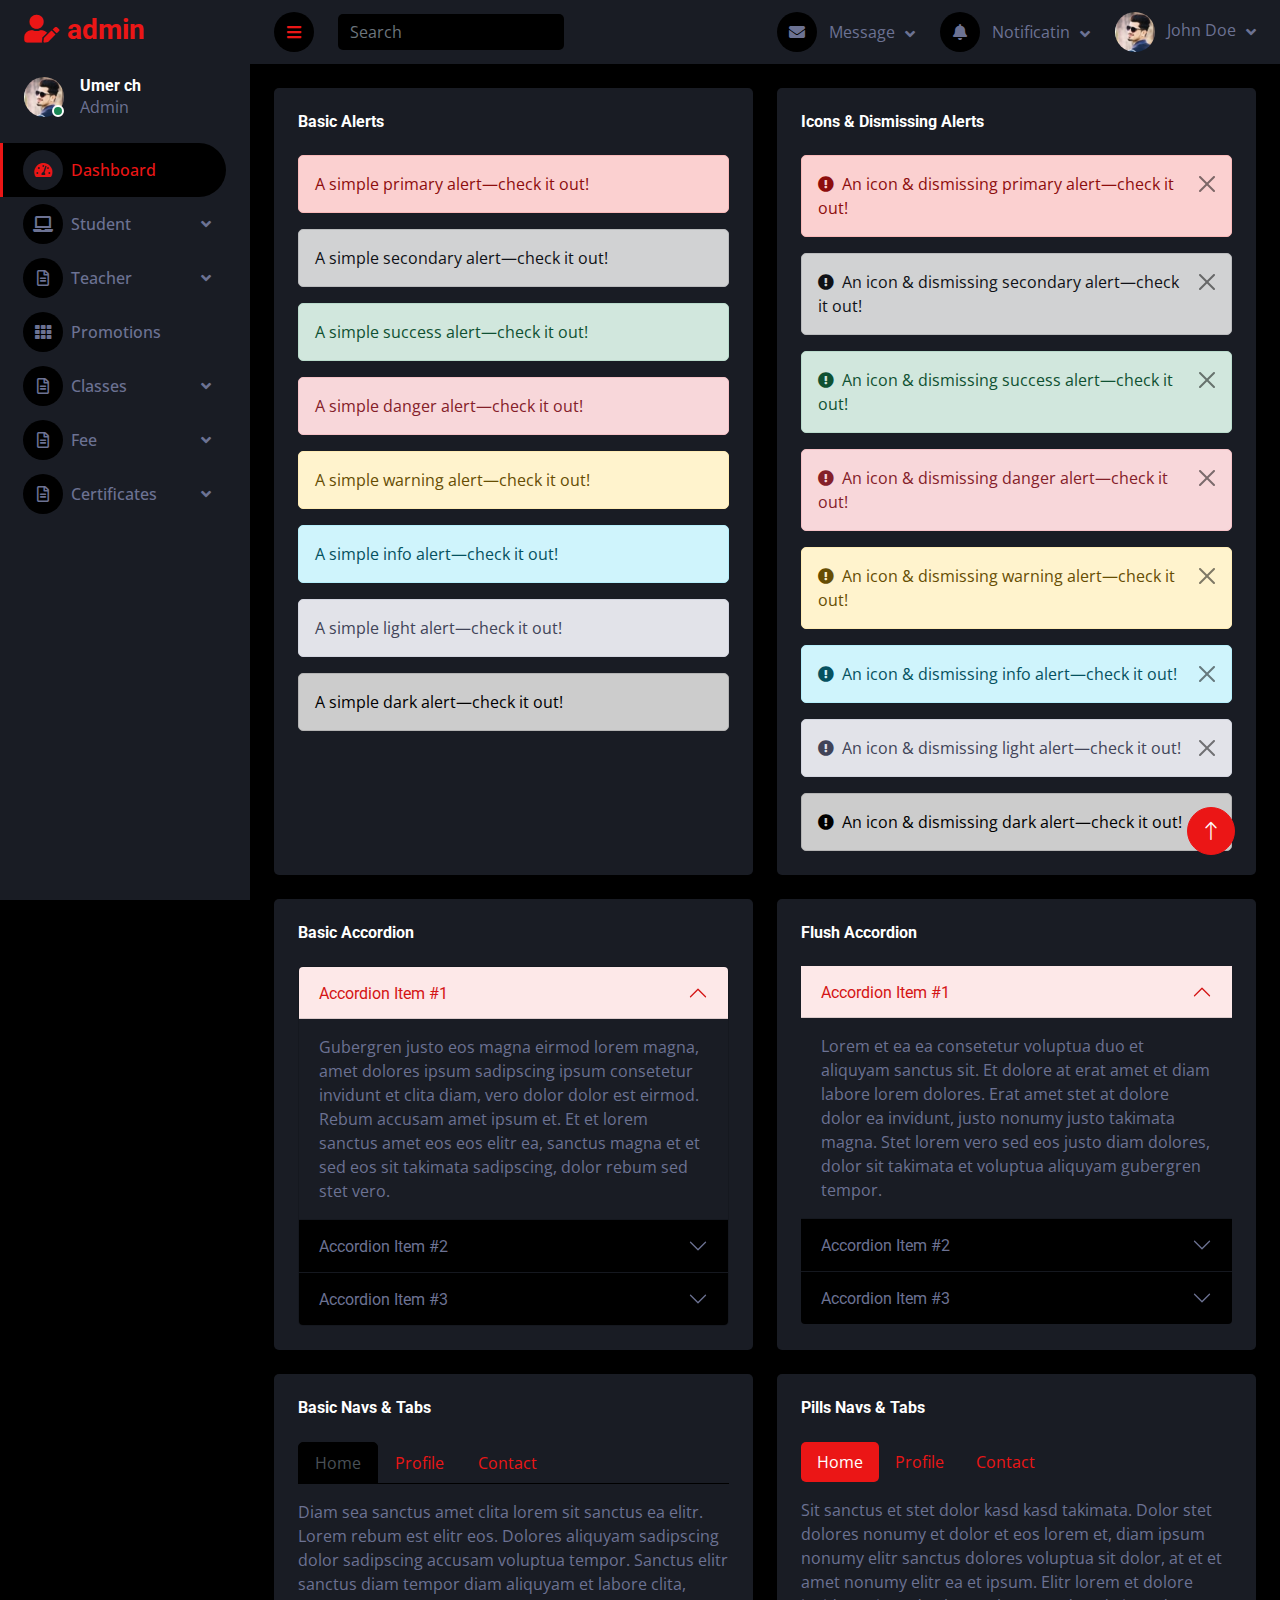
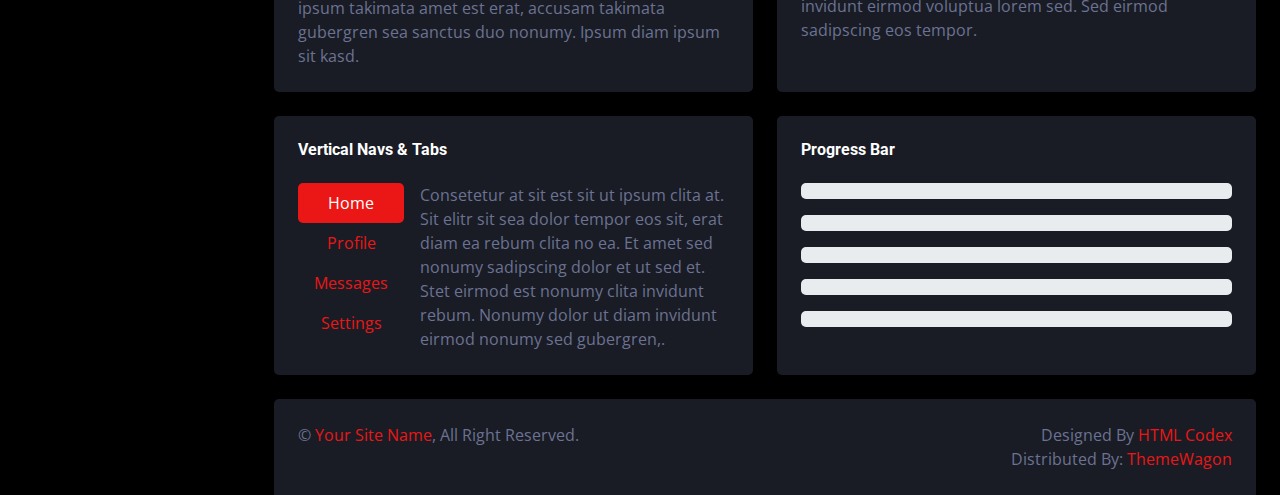
<file: themewagon.github.io/darkpan/student.html>
<!DOCTYPE html>
<html lang="en">


<!-- Mirrored from themewagon.github.io/darkpan/element.html by HTTrack Website Copier/3.x [XR&CO'2014], Mon, 17 Jul 2023 08:22:25 GMT -->
<!-- Added by HTTrack --><meta http-equiv="content-type" content="text/html;charset=utf-8" /><!-- /Added by HTTrack -->
<head>
    <meta charset="utf-8">
    <title>student</title>
    <meta content="width=device-width, initial-scale=1.0" name="viewport">
    <meta content="" name="keywords">
    <meta content="" name="description">

    <!-- Favicon -->
    <link href="img/favicon.html" rel="icon">

    <!-- Google Web Fonts -->
    <link rel="preconnect" href="https://fonts.googleapis.com/">
    <link rel="preconnect" href="https://fonts.gstatic.com/" crossorigin>
    <link href="https://fonts.googleapis.com/css2?family=Open+Sans:wght@400;600&amp;family=Roboto:wght@500;700&amp;display=swap" rel="stylesheet"> 
    
    <!-- Icon Font Stylesheet -->
    <link href="../../cdnjs.cloudflare.com/ajax/libs/font-awesome/5.10.0/css/all.min.css" rel="stylesheet">
    <link href="../../cdn.jsdelivr.net/npm/bootstrap-icons%401.4.1/font/bootstrap-icons.css" rel="stylesheet">

    <!-- Libraries Stylesheet -->
    <link href="lib/owlcarousel/assets/owl.carousel.min.css" rel="stylesheet">
    <link href="lib/tempusdominus/css/tempusdominus-bootstrap-4.min.css" rel="stylesheet" />

    <!-- Customized Bootstrap Stylesheet -->
    <link href="css/bootstrap.min.css" rel="stylesheet">

    <!-- Template Stylesheet -->
    <link href="css/style.css" rel="stylesheet">
</head>

<body>
    <div class="container-fluid position-relative d-flex p-0">
        <!-- Spinner Start -->
        <div id="spinner" class="show bg-dark position-fixed translate-middle w-100 vh-100 top-50 start-50 d-flex align-items-center justify-content-center">
            <div class="spinner-border text-primary" style="width: 3rem; height: 3rem;" role="status">
                <span class="sr-only">Loading...</span>
            </div>
        </div>
        <!-- Spinner End -->


       <!-- Sidebar Start -->
       <div class="sidebar pe-4 pb-3">
        <nav class="navbar bg-secondary navbar-dark">
            <a href="index-2.html" class="navbar-brand mx-4 mb-3">
                <h3 class="text-primary"><i class="fa fa-user-edit me-2"></i>admin</h3>
            </a>
            <div class="d-flex align-items-center ms-4 mb-4">
                <div class="position-relative">
                    <img class="rounded-circle" src="img/user.jpg" alt="" style="width: 40px; height: 40px;">
                    <div class="bg-success rounded-circle border border-2 border-white position-absolute end-0 bottom-0 p-1"></div>
                </div>
                <div class="ms-3">
                    <h6 class="mb-0">Umer ch</h6>
                    <span>Admin</span>
                </div>
            </div>
            <div class="navbar-nav w-100">
                <a href="index-2.html" class="nav-item nav-link active"><i class="fa fa-tachometer-alt me-2"></i>Dashboard</a>
                <div class="nav-item dropdown">
                    <a href="#" class="nav-link dropdown-toggle" data-bs-toggle="dropdown"><i class="fa fa-laptop me-2"></i>Student</a>
                    
                    <div class="dropdown-menu bg-transparent border-0"> 
                        <a href="Add Student.html" class="dropdown-item">Add Student</a>
                        <a href="Student view.html" class="dropdown-item">Student view</a>
                        <a href="Fee.html" class="dropdown-item">Fee</a>   
                    </div>
                
                </div>
                
                <div class="nav-item dropdown">
                    <a href="#" class="nav-link dropdown-toggle" data-bs-toggle="dropdown"><i class="far fa-file-alt me-2"></i>Teacher</a>
                    <div class="dropdown-menu bg-transparent border-0">
                        <a href="Add Teacher.html" class="dropdown-item">Add Teacher</a>
                        <a href="Teacher view.html" class="dropdown-item">Teacher view</a>
                       
                    </div>
                </div>
                <a href="Promotions.html" class="nav-item nav-link"><i class="fa fa-th me-2"></i>Promotions</a>


                <div class="nav-item dropdown"> 
                    <a href="#" class="nav-link dropdown-toggle" data-bs-toggle="dropdown"><i class="far fa-file-alt me-2"></i>Classes</a>
                    <div class="dropdown-menu bg-transparent border-0">
                        <a href="add class.html" class="dropdown-item">ADD</a>
                        <a href="view class.html" class="dropdown-item">View</a> 
                    </div>
                </div>

                <div class="nav-item dropdown"> 
                    <a href="#" class="nav-link dropdown-toggle" data-bs-toggle="dropdown"><i class="far fa-file-alt me-2"></i>Fee</a>
                    <div class="dropdown-menu bg-transparent border-0">
                        <a href="Add fee.html" class="dropdown-item">Add</a>
                        <a href="view fee.html" class="dropdown-item">View</a> 
                        <a href="assigned fee.html" class="dropdown-item">Assign fee</a> 
                        <a href="view assigned fee.html" class="dropdown-item">View Assigned Fee</a> 

                    </div>
                </div>

                <div class="nav-item dropdown"> 
                    <a href="#" class="nav-link dropdown-toggle" data-bs-toggle="dropdown"><i class="far fa-file-alt me-2"></i>Certificates</a>
                    <div class="dropdown-menu bg-transparent border-0">
                        <a href="add certificate.html" class="dropdown-item">ADD</a>
                        <a href="view certificate.html" class="dropdown-item">View</a> 
                    </div>
                </div>


            </div>
        </nav>
    </div>
    <!-- Sidebar End -->

        <!-- Content Start -->
        <div class="content">
            <!-- Navbar Start -->
            <nav class="navbar navbar-expand bg-secondary navbar-dark sticky-top px-4 py-0">
                <a href="index-2.html" class="navbar-brand d-flex d-lg-none me-4">
                    <h2 class="text-primary mb-0"><i class="fa fa-user-edit"></i></h2>
                </a>
                <a href="#" class="sidebar-toggler flex-shrink-0">
                    <i class="fa fa-bars"></i>
                </a>
                <form class="d-none d-md-flex ms-4">
                    <input class="form-control bg-dark border-0" type="search" placeholder="Search">
                </form>
                <div class="navbar-nav align-items-center ms-auto">
                    <div class="nav-item dropdown">
                        <a href="#" class="nav-link dropdown-toggle" data-bs-toggle="dropdown">
                            <i class="fa fa-envelope me-lg-2"></i>
                            <span class="d-none d-lg-inline-flex">Message</span>
                        </a>
                        <div class="dropdown-menu dropdown-menu-end bg-secondary border-0 rounded-0 rounded-bottom m-0">
                            <a href="#" class="dropdown-item">
                                <div class="d-flex align-items-center">
                                    <img class="rounded-circle" src="img/user.jpg" alt="" style="width: 40px; height: 40px;">
                                    <div class="ms-2">
                                        <h6 class="fw-normal mb-0">Jhon send you a message</h6>
                                        <small>15 minutes ago</small>
                                    </div>
                                </div>
                            </a>
                            <hr class="dropdown-divider">
                            <a href="#" class="dropdown-item">
                                <div class="d-flex align-items-center">
                                    <img class="rounded-circle" src="img/user.jpg" alt="" style="width: 40px; height: 40px;">
                                    <div class="ms-2">
                                        <h6 class="fw-normal mb-0">Jhon send you a message</h6>
                                        <small>15 minutes ago</small>
                                    </div>
                                </div>
                            </a>
                            <hr class="dropdown-divider">
                            <a href="#" class="dropdown-item">
                                <div class="d-flex align-items-center">
                                    <img class="rounded-circle" src="img/user.jpg" alt="" style="width: 40px; height: 40px;">
                                    <div class="ms-2">
                                        <h6 class="fw-normal mb-0">Jhon send you a message</h6>
                                        <small>15 minutes ago</small>
                                    </div>
                                </div>
                            </a>
                            <hr class="dropdown-divider">
                            <a href="#" class="dropdown-item text-center">See all message</a>
                        </div>
                    </div>
                    <div class="nav-item dropdown">
                        <a href="#" class="nav-link dropdown-toggle" data-bs-toggle="dropdown">
                            <i class="fa fa-bell me-lg-2"></i>
                            <span class="d-none d-lg-inline-flex">Notificatin</span>
                        </a>
                        <div class="dropdown-menu dropdown-menu-end bg-secondary border-0 rounded-0 rounded-bottom m-0">
                            <a href="#" class="dropdown-item">
                                <h6 class="fw-normal mb-0">Profile updated</h6>
                                <small>15 minutes ago</small>
                            </a>
                            <hr class="dropdown-divider">
                            <a href="#" class="dropdown-item">
                                <h6 class="fw-normal mb-0">New user added</h6>
                                <small>15 minutes ago</small>
                            </a>
                            <hr class="dropdown-divider">
                            <a href="#" class="dropdown-item">
                                <h6 class="fw-normal mb-0">Password changed</h6>
                                <small>15 minutes ago</small>
                            </a>
                            <hr class="dropdown-divider">
                            <a href="#" class="dropdown-item text-center">See all notifications</a>
                        </div>
                    </div>
                    <div class="nav-item dropdown">
                        <a href="#" class="nav-link dropdown-toggle" data-bs-toggle="dropdown">
                            <img class="rounded-circle me-lg-2" src="img/user.jpg" alt="" style="width: 40px; height: 40px;">
                            <span class="d-none d-lg-inline-flex">John Doe</span>
                        </a>
                        <div class="dropdown-menu dropdown-menu-end bg-secondary border-0 rounded-0 rounded-bottom m-0">
                            <a href="#" class="dropdown-item">My Profile</a>
                            <a href="#" class="dropdown-item">Settings</a>
                            <a href="#" class="dropdown-item">Log Out</a>
                        </div>
                    </div>
                </div>
            </nav>
            <!-- Navbar End -->


            <!-- Other Elements Start -->
            <div class="container-fluid pt-4 px-4">
                <div class="row g-4">
                    <div class="col-sm-12 col-xl-6">
                        <div class="bg-secondary rounded h-100 p-4">
                            <h6 class="mb-4">Basic Alerts</h6>
                            <div class="alert alert-primary" role="alert">
                                A simple primary alert—check it out!
                            </div>
                            <div class="alert alert-secondary" role="alert">
                                A simple secondary alert—check it out!
                            </div>
                            <div class="alert alert-success" role="alert">
                                A simple success alert—check it out!
                            </div>
                            <div class="alert alert-danger" role="alert">
                                A simple danger alert—check it out!
                            </div>
                            <div class="alert alert-warning" role="alert">
                                A simple warning alert—check it out!
                            </div>
                            <div class="alert alert-info" role="alert">
                                A simple info alert—check it out!
                            </div>
                            <div class="alert alert-light" role="alert">
                                A simple light alert—check it out!
                            </div>
                            <div class="alert alert-dark mb-0" role="alert">
                                A simple dark alert—check it out!
                            </div>
                        </div>
                    </div>
                    <div class="col-sm-12 col-xl-6">
                        <div class="bg-secondary rounded h-100 p-4">
                            <h6 class="mb-4">Icons & Dismissing Alerts</h6>
                            <div class="alert alert-primary alert-dismissible fade show" role="alert">
                                <i class="fa fa-exclamation-circle me-2"></i>An icon & dismissing primary alert—check it out!
                                <button type="button" class="btn-close" data-bs-dismiss="alert" aria-label="Close"></button>
                            </div>
                            <div class="alert alert-secondary alert-dismissible fade show" role="alert">
                                <i class="fa fa-exclamation-circle me-2"></i>An icon & dismissing secondary alert—check it out!
                                <button type="button" class="btn-close" data-bs-dismiss="alert" aria-label="Close"></button>
                            </div>
                            <div class="alert alert-success alert-dismissible fade show" role="alert">
                                <i class="fa fa-exclamation-circle me-2"></i>An icon & dismissing success alert—check it out!
                                <button type="button" class="btn-close" data-bs-dismiss="alert" aria-label="Close"></button>
                            </div>
                            <div class="alert alert-danger alert-dismissible fade show" role="alert">
                                <i class="fa fa-exclamation-circle me-2"></i>An icon & dismissing danger alert—check it out!
                                <button type="button" class="btn-close" data-bs-dismiss="alert" aria-label="Close"></button>
                            </div>
                            <div class="alert alert-warning alert-dismissible fade show" role="alert">
                                <i class="fa fa-exclamation-circle me-2"></i>An icon & dismissing warning alert—check it out!
                                <button type="button" class="btn-close" data-bs-dismiss="alert" aria-label="Close"></button>
                            </div>
                            <div class="alert alert-info alert-dismissible fade show" role="alert">
                                <i class="fa fa-exclamation-circle me-2"></i>An icon & dismissing info alert—check it out!
                                <button type="button" class="btn-close" data-bs-dismiss="alert" aria-label="Close"></button>
                            </div>
                            <div class="alert alert-light alert-dismissible fade show" role="alert">
                                <i class="fa fa-exclamation-circle me-2"></i>An icon & dismissing light alert—check it out!
                                <button type="button" class="btn-close" data-bs-dismiss="alert" aria-label="Close"></button>
                            </div>
                            <div class="alert alert-dark alert-dismissible fade show mb-0" role="alert">
                                <i class="fa fa-exclamation-circle me-2"></i>An icon & dismissing dark alert—check it out!
                                <button type="button" class="btn-close" data-bs-dismiss="alert" aria-label="Close"></button>
                            </div>
                        </div>
                    </div>
                    <div class="col-sm-12 col-xl-6">
                        <div class="bg-secondary rounded h-100 p-4">
                            <h6 class="mb-4">Basic Accordion</h6>
                            <div class="accordion" id="accordionExample">
                                <div class="accordion-item bg-transparent">
                                    <h2 class="accordion-header" id="headingOne">
                                        <button class="accordion-button" type="button" data-bs-toggle="collapse"
                                            data-bs-target="#collapseOne" aria-expanded="true"
                                            aria-controls="collapseOne">
                                            Accordion Item #1
                                        </button>
                                    </h2>
                                    <div id="collapseOne" class="accordion-collapse collapse show"
                                        aria-labelledby="headingOne" data-bs-parent="#accordionExample">
                                        <div class="accordion-body">
                                            Gubergren justo eos magna eirmod lorem magna, amet dolores ipsum sadipscing ipsum consetetur invidunt et clita diam, vero dolor dolor est eirmod. Rebum accusam amet ipsum et. Et et lorem sanctus amet eos eos elitr ea, sanctus magna et et sed eos sit takimata sadipscing, dolor rebum sed stet vero.
                                        </div>
                                    </div>
                                </div>
                                <div class="accordion-item bg-transparent">
                                    <h2 class="accordion-header" id="headingTwo">
                                        <button class="accordion-button collapsed" type="button"
                                            data-bs-toggle="collapse" data-bs-target="#collapseTwo"
                                            aria-expanded="false" aria-controls="collapseTwo">
                                            Accordion Item #2
                                        </button>
                                    </h2>
                                    <div id="collapseTwo" class="accordion-collapse collapse"
                                        aria-labelledby="headingTwo" data-bs-parent="#accordionExample">
                                        <div class="accordion-body">
                                            Voluptua sit dolores consetetur ea et diam est et takimata. Et erat sadipscing dolores et stet diam ut ut diam, sit aliquyam no magna et dolore lorem dolor sit. Lorem lorem sed sed duo, eirmod sit diam ipsum sit erat, lorem sit dolor diam amet ea aliquyam tempor rebum invidunt,.
                                        </div>
                                    </div>
                                </div>
                                <div class="accordion-item bg-transparent">
                                    <h2 class="accordion-header" id="headingThree">
                                        <button class="accordion-button collapsed" type="button"
                                            data-bs-toggle="collapse" data-bs-target="#collapseThree"
                                            aria-expanded="false" aria-controls="collapseThree">
                                            Accordion Item #3
                                        </button>
                                    </h2>
                                    <div id="collapseThree" class="accordion-collapse collapse"
                                        aria-labelledby="headingThree" data-bs-parent="#accordionExample">
                                        <div class="accordion-body">
                                            Dolore eos dolor tempor justo sea eos amet eos kasd dolor, et diam tempor lorem dolores vero. Stet dolore gubergren nonumy diam. Consetetur sit takimata magna invidunt, dolore sea amet consetetur ea et rebum, invidunt et amet sit sea. Dolor eirmod sed magna sadipscing sadipscing lorem lorem sed, sit lorem.
                                        </div>
                                    </div>
                                </div>
                            </div>
                        </div>
                    </div>
                    <div class="col-sm-12 col-xl-6">
                        <div class="bg-secondary rounded h-100 p-4">
                            <h6 class="mb-4">Flush Accordion</h6>
                            <div class="accordion accordion-flush" id="accordionFlushExample">
                                <div class="accordion-item bg-transparent">
                                    <h2 class="accordion-header" id="flush-headingOne">
                                        <button class="accordion-button" type="button"
                                            data-bs-toggle="collapse" data-bs-target="#flush-collapseOne"
                                            aria-expanded="true" aria-controls="flush-collapseOne">
                                            Accordion Item #1
                                        </button>
                                    </h2>
                                    <div id="flush-collapseOne" class="accordion-collapse collapse show"
                                        aria-labelledby="flush-headingOne" data-bs-parent="#accordionFlushExample">
                                        <div class="accordion-body">
                                            Lorem et ea ea consetetur voluptua duo et aliquyam sanctus sit. Et dolore at erat amet et diam labore lorem dolores. Erat amet stet at dolore dolor ea invidunt, justo nonumy justo takimata magna. Stet lorem vero sed eos justo diam dolores, dolor sit takimata et voluptua aliquyam gubergren tempor.
                                        </div>
                                    </div>
                                </div>
                                <div class="accordion-item bg-transparent">
                                    <h2 class="accordion-header" id="flush-headingTwo">
                                        <button class="accordion-button collapsed" type="button"
                                            data-bs-toggle="collapse" data-bs-target="#flush-collapseTwo"
                                            aria-expanded="false" aria-controls="flush-collapseTwo">
                                            Accordion Item #2
                                        </button>
                                    </h2>
                                    <div id="flush-collapseTwo" class="accordion-collapse collapse"
                                        aria-labelledby="flush-headingTwo" data-bs-parent="#accordionFlushExample">
                                        <div class="accordion-body">
                                            Sea diam dolore aliquyam aliquyam diam et consetetur et. Accusam amet no invidunt invidunt et consetetur, magna ut nonumy kasd erat tempor dolor et. Diam magna dolor sed amet duo dolores magna vero. Amet sit sadipscing ea diam clita lorem sit. Vero et et et tempor diam. Ipsum eirmod sit.
                                        </div>
                                    </div>
                                </div>
                                <div class="accordion-item bg-transparent">
                                    <h2 class="accordion-header" id="flush-headingThree">
                                        <button class="accordion-button collapsed" type="button"
                                            data-bs-toggle="collapse" data-bs-target="#flush-collapseThree"
                                            aria-expanded="false" aria-controls="flush-collapseThree">
                                            Accordion Item #3
                                        </button>
                                    </h2>
                                    <div id="flush-collapseThree" class="accordion-collapse collapse"
                                        aria-labelledby="flush-headingThree" data-bs-parent="#accordionFlushExample">
                                        <div class="accordion-body">
                                            Sea sea sit sanctus magna gubergren kasd, magna justo ea lorem lorem. Elitr aliquyam ipsum clita consetetur duo at nonumy invidunt, invidunt eos dolore vero sit amet amet magna tempor clita, takimata diam justo stet erat et vero erat. Sit ipsum eirmod sea ut vero dolores sea clita nonumy, no.
                                        </div>
                                    </div>
                                </div>
                            </div>
                        </div>
                    </div>
                    <div class="col-sm-12 col-xl-6">
                        <div class="bg-secondary rounded h-100 p-4">
                            <h6 class="mb-4">Basic Navs & Tabs</h6>
                            <nav>
                                <div class="nav nav-tabs" id="nav-tab" role="tablist">
                                    <button class="nav-link active" id="nav-home-tab" data-bs-toggle="tab"
                                        data-bs-target="#nav-home" type="button" role="tab" aria-controls="nav-home"
                                        aria-selected="true">Home</button>
                                    <button class="nav-link" id="nav-profile-tab" data-bs-toggle="tab"
                                        data-bs-target="#nav-profile" type="button" role="tab"
                                        aria-controls="nav-profile" aria-selected="false">Profile</button>
                                    <button class="nav-link" id="nav-contact-tab" data-bs-toggle="tab"
                                        data-bs-target="#nav-contact" type="button" role="tab"
                                        aria-controls="nav-contact" aria-selected="false">Contact</button>
                                </div>
                            </nav>
                            <div class="tab-content pt-3" id="nav-tabContent">
                                <div class="tab-pane fade show active" id="nav-home" role="tabpanel" aria-labelledby="nav-home-tab">
                                    Diam sea sanctus amet clita lorem sit sanctus ea elitr. Lorem rebum est elitr eos. Dolores aliquyam sadipscing dolor sadipscing accusam voluptua tempor. Sanctus elitr sanctus diam tempor diam aliquyam et labore clita, ipsum takimata amet est erat, accusam takimata gubergren sea sanctus duo nonumy. Ipsum diam ipsum sit kasd.
                                </div>
                                <div class="tab-pane fade" id="nav-profile" role="tabpanel" aria-labelledby="nav-profile-tab">
                                    Sanctus vero sit kasd sea gubergren takimata consetetur elitr elitr, consetetur sadipscing takimata ipsum dolores. Accusam duo accusam et labore ea elitr ipsum tempor sit, dolore aliquyam ipsum sit amet sit. Et dolore ipsum labore invidunt rebum. Sed dolore gubergren sanctus vero diam lorem rebum elitr, erat diam dolor clita.
                                </div>
                                <div class="tab-pane fade" id="nav-contact" role="tabpanel" aria-labelledby="nav-contact-tab">
                                    Sit consetetur eirmod lorem ea magna sadipscing ipsum elitr invidunt, dolores lorem erat ipsum ut aliquyam eos lorem sed. Nonumy aliquyam ea justo eos dolores dolores duo dolores. Aliquyam dolor sea dolores sit takimata no erat vero. At lorem justo tempor lorem duo, stet kasd aliquyam ipsum voluptua labore at.
                                </div>
                            </div>
                        </div>
                    </div>
                    <div class="col-sm-12 col-xl-6">
                        <div class="bg-secondary rounded h-100 p-4">
                            <h6 class="mb-4">Pills Navs & Tabs</h6>
                            <ul class="nav nav-pills mb-3" id="pills-tab" role="tablist">
                                <li class="nav-item" role="presentation">
                                    <button class="nav-link active" id="pills-home-tab" data-bs-toggle="pill"
                                        data-bs-target="#pills-home" type="button" role="tab" aria-controls="pills-home"
                                        aria-selected="true">Home</button>
                                </li>
                                <li class="nav-item" role="presentation">
                                    <button class="nav-link" id="pills-profile-tab" data-bs-toggle="pill"
                                        data-bs-target="#pills-profile" type="button" role="tab"
                                        aria-controls="pills-profile" aria-selected="false">Profile</button>
                                </li>
                                <li class="nav-item" role="presentation">
                                    <button class="nav-link" id="pills-contact-tab" data-bs-toggle="pill"
                                        data-bs-target="#pills-contact" type="button" role="tab"
                                        aria-controls="pills-contact" aria-selected="false">Contact</button>
                                </li>
                            </ul>
                            <div class="tab-content" id="pills-tabContent">
                                <div class="tab-pane fade show active" id="pills-home" role="tabpanel" aria-labelledby="pills-home-tab">
                                    Sit sanctus et stet dolor kasd kasd takimata. Dolor stet dolores nonumy et dolor et eos lorem et, diam ipsum nonumy elitr sanctus dolores voluptua sit dolor, at et et amet nonumy elitr ea et ipsum. Elitr lorem et dolore invidunt eirmod voluptua lorem sed. Sed eirmod sadipscing eos tempor.
                                </div>
                                <div class="tab-pane fade" id="pills-profile" role="tabpanel" aria-labelledby="pills-profile-tab">
                                    Invidunt rebum voluptua lorem eirmod dolore. Amet no sed sanctus lorem ea. Nonumy sit stet sit magna. Rebum rebum ipsum clita erat consetetur, sit dolor sit clita et amet. Est et clita dolore takimata, sea dolores tempor erat consetetur lorem. Consetetur sea sadipscing dolor et dolores et stet, tempor elitr.
                                </div>
                                <div class="tab-pane fade" id="pills-contact" role="tabpanel" aria-labelledby="pills-contact-tab">
                                    Et diam et est sed vero ipsum voluptua dolor et, sit eos justo ipsum no ipsum amet sed aliquyam dolore, ut ipsum sanctus et consetetur. Sit ea sit clita lorem ea gubergren. Et dolore vero sanctus voluptua ipsum sadipscing amet at. Et sed dolore voluptua dolor eos tempor, erat amet.
                                </div>
                            </div>
                        </div>
                    </div>
                    <div class="col-sm-12 col-xl-6">
                        <div class="bg-secondary rounded h-100 p-4">
                            <h6 class="mb-4">Vertical Navs & Tabs</h6>
                            <div class="d-flex align-items-start">
                                <div class="nav flex-column nav-pills me-3" id="v-pills-tab" role="tablist"
                                    aria-orientation="vertical">
                                    <button class="nav-link active" id="v-pills-home-tab" data-bs-toggle="pill"
                                        data-bs-target="#v-pills-home" type="button" role="tab"
                                        aria-controls="v-pills-home" aria-selected="true">Home</button>
                                    <button class="nav-link" id="v-pills-profile-tab" data-bs-toggle="pill"
                                        data-bs-target="#v-pills-profile" type="button" role="tab"
                                        aria-controls="v-pills-profile" aria-selected="false">Profile</button>
                                    <button class="nav-link" id="v-pills-messages-tab" data-bs-toggle="pill"
                                        data-bs-target="#v-pills-messages" type="button" role="tab"
                                        aria-controls="v-pills-messages" aria-selected="false">Messages</button>
                                    <button class="nav-link" id="v-pills-settings-tab" data-bs-toggle="pill"
                                        data-bs-target="#v-pills-settings" type="button" role="tab"
                                        aria-controls="v-pills-settings" aria-selected="false">Settings</button>
                                </div>
                                <div class="tab-content" id="v-pills-tabContent">
                                    <div class="tab-pane fade show active" id="v-pills-home" role="tabpanel" aria-labelledby="v-pills-home-tab">
                                        Consetetur at sit est sit ut ipsum clita at. Sit elitr sit sea dolor tempor eos sit, erat diam ea rebum clita no ea. Et amet sed nonumy sadipscing dolor et ut sed et. Stet eirmod est nonumy clita invidunt rebum. Nonumy dolor ut diam invidunt eirmod nonumy sed gubergren,.
                                    </div>
                                    <div class="tab-pane fade" id="v-pills-profile" role="tabpanel" aria-labelledby="v-pills-profile-tab">
                                        Tempor et kasd accusam duo et dolor no accusam dolore, dolor sed voluptua duo no, sit et stet lorem dolor ipsum tempor consetetur vero, consetetur est eos sit eirmod erat diam accusam sadipscing sit. Takimata erat ea eirmod tempor elitr dolore sadipscing kasd justo, elitr tempor sed eos sadipscing magna.
                                    </div>
                                    <div class="tab-pane fade" id="v-pills-messages" role="tabpanel" aria-labelledby="v-pills-messages-tab">
                                        Sed kasd kasd ea clita sed lorem amet tempor est voluptua, labore stet dolores gubergren clita lorem sed nonumy at. Dolores et ut erat voluptua. Est voluptua stet accusam rebum, elitr amet sit takimata sea eirmod. Sanctus elitr amet sit dolore sea stet et ut. Dolor et sanctus elitr ut.
                                    </div>
                                    <div class="tab-pane fade" id="v-pills-settings" role="tabpanel" aria-labelledby="v-pills-settings-tab">
                                        Sit et vero kasd sea et at, aliquyam takimata et et est, labore et takimata sed ut stet sanctus, nonumy dolor invidunt sit labore et, amet et dolor sit dolor tempor et dolor ipsum nonumy, accusam clita sadipscing ut et labore labore est, dolore accusam vero at est sit. Invidunt.
                                    </div>
                                </div>
                            </div>
                        </div>
                    </div>
                    <div class="col-sm-12 col-xl-6">
                        <div class="bg-secondary rounded h-100 p-4">
                            <h6 class="mb-4">Progress Bar</h6>
                            <div class="pg-bar mb-3">
                                <div class="progress">
                                    <div class="progress-bar progress-bar-striped" role="progressbar" aria-valuenow="10" aria-valuemin="0" aria-valuemax="100"></div>
                                </div>
                            </div>
                            <div class="pg-bar mb-3">
                                <div class="progress">
                                    <div class="progress-bar progress-bar-striped bg-success" role="progressbar" aria-valuenow="25" aria-valuemin="0" aria-valuemax="100"></div>
                                </div>
                            </div>
                            <div class="pg-bar mb-3">
                                <div class="progress">
                                    <div class="progress-bar progress-bar-striped bg-info" role="progressbar" aria-valuenow="50" aria-valuemin="0" aria-valuemax="100"></div>
                                </div>
                            </div>
                            <div class="pg-bar mb-3">
                                <div class="progress">
                                    <div class="progress-bar progress-bar-striped bg-warning" role="progressbar" aria-valuenow="75" aria-valuemin="0" aria-valuemax="100"></div>
                                </div>
                            </div>
                            <div class="pg-bar mb-0">
                                <div class="progress">
                                    <div class="progress-bar progress-bar-striped bg-danger" role="progressbar" aria-valuenow="100" aria-valuemin="0" aria-valuemax="100"></div>
                                </div>
                            </div>
                        </div>
                    </div>
                </div>
            </div>
            <!-- Other Elements End -->


            <!-- Footer Start -->
            <div class="container-fluid pt-4 px-4">
                <div class="bg-secondary rounded-top p-4">
                    <div class="row">
                        <div class="col-12 col-sm-6 text-center text-sm-start">
                            &copy; <a href="#">Your Site Name</a>, All Right Reserved. 
                        </div>
                        <div class="col-12 col-sm-6 text-center text-sm-end">
                            <!--/*** This template is free as long as you keep the footer author’s credit link/attribution link/backlink. If you'd like to use the template without the footer author’s credit link/attribution link/backlink, you can purchase the Credit Removal License from "https://htmlcodex.com/credit-removal". Thank you for your support. ***/-->
                            Designed By <a href="https://htmlcodex.com/">HTML Codex</a>
                            <br>Distributed By: <a href="https://themewagon.com/" target="_blank">ThemeWagon</a>
                        </div>
                    </div>
                </div>
            </div>
            <!-- Footer End -->
        </div>
        <!-- Content End -->


        <!-- Back to Top -->
        <a href="#" class="btn btn-lg btn-primary btn-lg-square back-to-top"><i class="bi bi-arrow-up"></i></a>
    </div>

    <!-- JavaScript Libraries -->
    <script src="../../code.jquery.com/jquery-3.4.1.min.js"></script>
    <script src="../../cdn.jsdelivr.net/npm/bootstrap%405.0.0/dist/js/bootstrap.bundle.min.js"></script>
    <script src="lib/chart/chart.min.js"></script>
    <script src="lib/easing/easing.min.js"></script>
    <script src="lib/waypoints/waypoints.min.js"></script>
    <script src="lib/owlcarousel/owl.carousel.min.js"></script>
    <script src="lib/tempusdominus/js/moment.min.js"></script>
    <script src="lib/tempusdominus/js/moment-timezone.min.js"></script>
    <script src="lib/tempusdominus/js/tempusdominus-bootstrap-4.min.js"></script>

    <!-- Template Javascript -->
    <script src="js/main.js"></script>
</body>


<!-- Mirrored from themewagon.github.io/darkpan/element.html by HTTrack Website Copier/3.x [XR&CO'2014], Mon, 17 Jul 2023 08:22:25 GMT -->
</html>
</file>
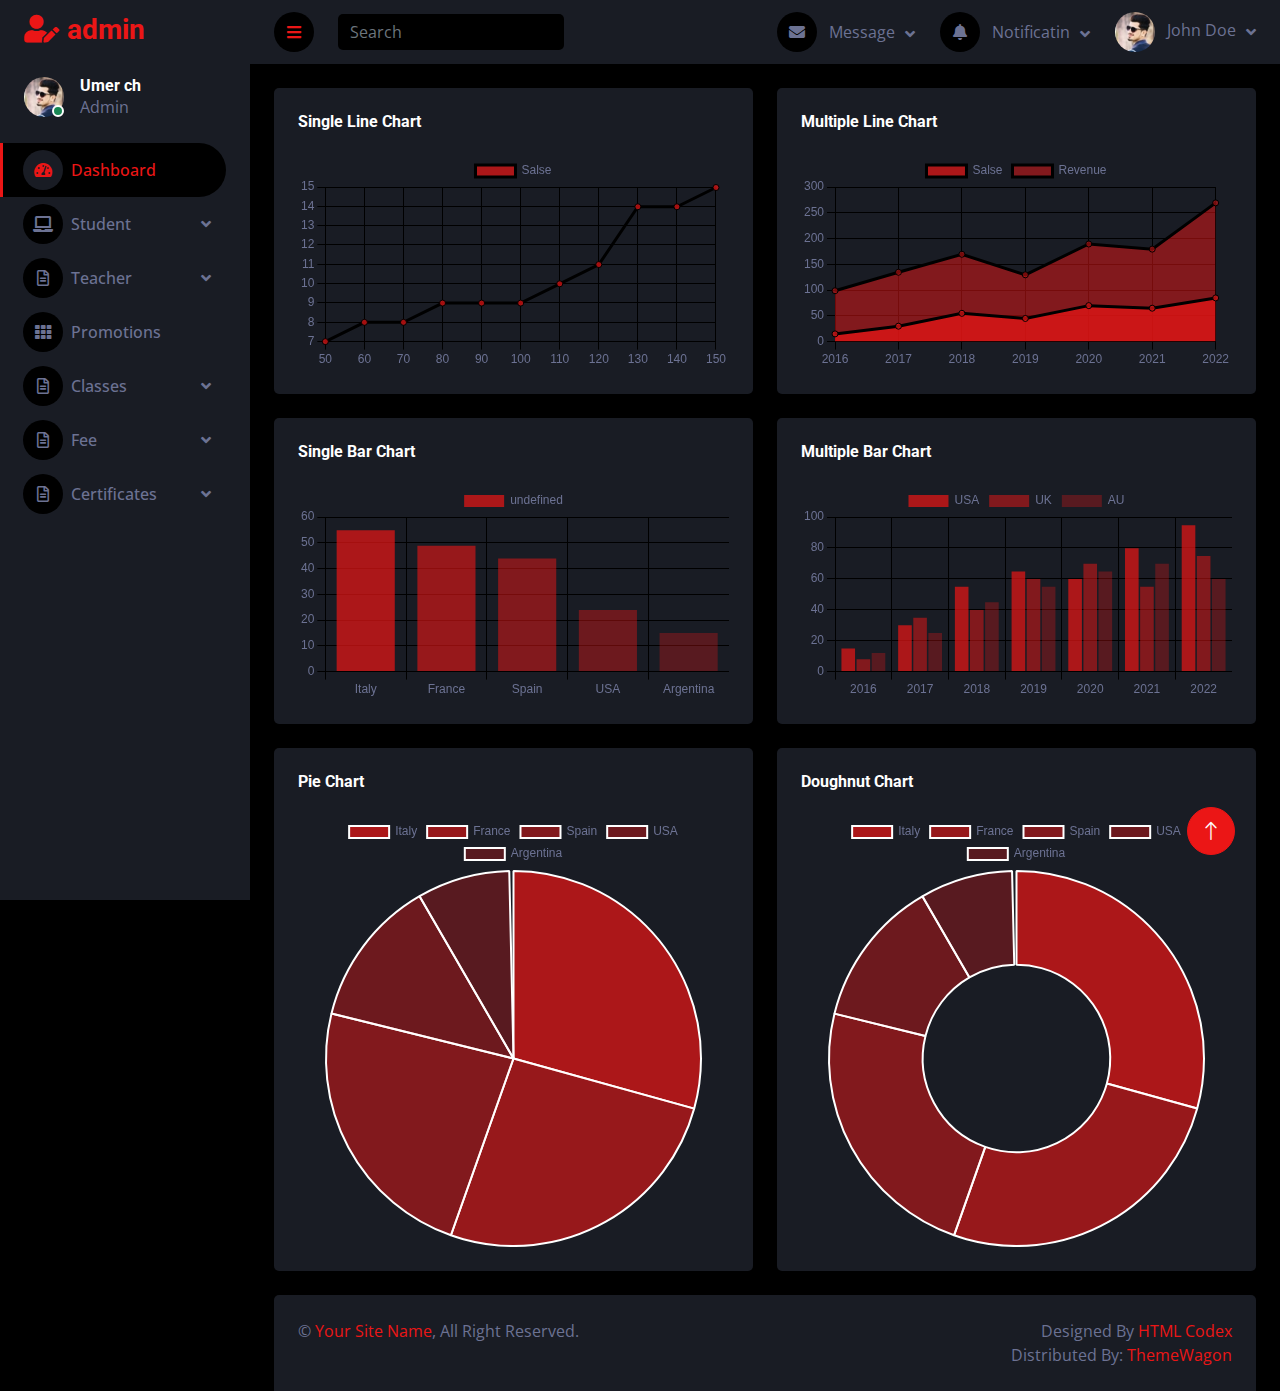
<file: themewagon.github.io/darkpan/Teacher.html>
<!DOCTYPE html>
<html lang="en">


<!-- Mirrored from themewagon.github.io/darkpan/chart.html by HTTrack Website Copier/3.x [XR&CO'2014], Mon, 17 Jul 2023 08:22:26 GMT -->
<!-- Added by HTTrack --><meta http-equiv="content-type" content="text/html;charset=utf-8" /><!-- /Added by HTTrack -->
<head>
    <meta charset="utf-8">
    <title>DarkPan - Bootstrap 5 Admin Template</title>
    <meta content="width=device-width, initial-scale=1.0" name="viewport">
    <meta content="" name="keywords">
    <meta content="" name="description">

    <!-- Favicon -->
    <link href="img/favicon.html" rel="icon">

    <!-- Google Web Fonts -->
    <link rel="preconnect" href="https://fonts.googleapis.com/">
    <link rel="preconnect" href="https://fonts.gstatic.com/" crossorigin>
    <link href="https://fonts.googleapis.com/css2?family=Open+Sans:wght@400;600&amp;family=Roboto:wght@500;700&amp;display=swap" rel="stylesheet"> 
    
    <!-- Icon Font Stylesheet -->
    <link href="../../cdnjs.cloudflare.com/ajax/libs/font-awesome/5.10.0/css/all.min.css" rel="stylesheet">
    <link href="../../cdn.jsdelivr.net/npm/bootstrap-icons%401.4.1/font/bootstrap-icons.css" rel="stylesheet">

    <!-- Libraries Stylesheet -->
    <link href="lib/owlcarousel/assets/owl.carousel.min.css" rel="stylesheet">
    <link href="lib/tempusdominus/css/tempusdominus-bootstrap-4.min.css" rel="stylesheet" />

    <!-- Customized Bootstrap Stylesheet -->
    <link href="css/bootstrap.min.css" rel="stylesheet">

    <!-- Template Stylesheet -->
    <link href="css/style.css" rel="stylesheet">
</head>

<body>
    <div class="container-fluid position-relative d-flex p-0">
        <!-- Spinner Start -->
        <div id="spinner" class="show bg-dark position-fixed translate-middle w-100 vh-100 top-50 start-50 d-flex align-items-center justify-content-center">
            <div class="spinner-border text-primary" style="width: 3rem; height: 3rem;" role="status">
                <span class="sr-only">Loading...</span>
            </div>
        </div>
        <!-- Spinner End -->


        <!-- Sidebar Start -->
        <div class="sidebar pe-4 pb-3">
            <nav class="navbar bg-secondary navbar-dark">
                <a href="index-2.html" class="navbar-brand mx-4 mb-3">
                    <h3 class="text-primary"><i class="fa fa-user-edit me-2"></i>admin</h3>
                </a>
                <div class="d-flex align-items-center ms-4 mb-4">
                    <div class="position-relative">
                        <img class="rounded-circle" src="img/user.jpg" alt="" style="width: 40px; height: 40px;">
                        <div class="bg-success rounded-circle border border-2 border-white position-absolute end-0 bottom-0 p-1"></div>
                    </div>
                    <div class="ms-3">
                        <h6 class="mb-0">Umer ch</h6>
                        <span>Admin</span>
                    </div>
                </div>
                <div class="navbar-nav w-100">
                    <a href="index-2.html" class="nav-item nav-link active"><i class="fa fa-tachometer-alt me-2"></i>Dashboard</a>
                    <div class="nav-item dropdown">
                        <a href="#" class="nav-link dropdown-toggle" data-bs-toggle="dropdown"><i class="fa fa-laptop me-2"></i>Student</a>
                        
                        <div class="dropdown-menu bg-transparent border-0"> 
                            <a href="Add Student.html" class="dropdown-item">Add Student</a>
                            <a href="Student view.html" class="dropdown-item">Student view</a>
                            <a href="Fee.html" class="dropdown-item">Fee</a>   
                        </div>
                    
                    </div>
                    
                    <div class="nav-item dropdown">
                        <a href="#" class="nav-link dropdown-toggle" data-bs-toggle="dropdown"><i class="far fa-file-alt me-2"></i>Teacher</a>
                        <div class="dropdown-menu bg-transparent border-0">
                            <a href="Add Teacher.html" class="dropdown-item">Add Teacher</a>
                            <a href="Teacher view.html" class="dropdown-item">Teacher view</a>
                           
                        </div>
                    </div>
                    <a href="Promotions.html" class="nav-item nav-link"><i class="fa fa-th me-2"></i>Promotions</a>


                    <div class="nav-item dropdown"> 
                        <a href="#" class="nav-link dropdown-toggle" data-bs-toggle="dropdown"><i class="far fa-file-alt me-2"></i>Classes</a>
                        <div class="dropdown-menu bg-transparent border-0">
                            <a href="add class.html" class="dropdown-item">ADD</a>
                            <a href="view class.html" class="dropdown-item">View</a> 
                        </div>
                    </div>

                    <div class="nav-item dropdown"> 
                        <a href="#" class="nav-link dropdown-toggle" data-bs-toggle="dropdown"><i class="far fa-file-alt me-2"></i>Fee</a>
                        <div class="dropdown-menu bg-transparent border-0">
                            <a href="Add fee.html" class="dropdown-item">Add</a>
                            <a href="view fee.html" class="dropdown-item">View</a> 
                            <a href="assigned fee.html" class="dropdown-item">Assign fee</a> 
                            <a href="view assigned fee.html" class="dropdown-item">View Assigned Fee</a> 

                        </div>
                    </div>

                    <div class="nav-item dropdown"> 
                        <a href="#" class="nav-link dropdown-toggle" data-bs-toggle="dropdown"><i class="far fa-file-alt me-2"></i>Certificates</a>
                        <div class="dropdown-menu bg-transparent border-0">
                            <a href="add certificate.html" class="dropdown-item">ADD</a>
                            <a href="view certificate.html" class="dropdown-item">View</a> 
                        </div>
                    </div>


                </div>
            </nav>
        </div>
        <!-- Sidebar End -->
        <!-- Content Start -->
        <div class="content">
            <!-- Navbar Start -->
            <nav class="navbar navbar-expand bg-secondary navbar-dark sticky-top px-4 py-0">
                <a href="index-2.html" class="navbar-brand d-flex d-lg-none me-4">
                    <h2 class="text-primary mb-0"><i class="fa fa-user-edit"></i></h2>
                </a>
                <a href="#" class="sidebar-toggler flex-shrink-0">
                    <i class="fa fa-bars"></i>
                </a>
                <form class="d-none d-md-flex ms-4">
                    <input class="form-control bg-dark border-0" type="search" placeholder="Search">
                </form>
                <div class="navbar-nav align-items-center ms-auto">
                    <div class="nav-item dropdown">
                        <a href="#" class="nav-link dropdown-toggle" data-bs-toggle="dropdown">
                            <i class="fa fa-envelope me-lg-2"></i>
                            <span class="d-none d-lg-inline-flex">Message</span>
                        </a>
                        <div class="dropdown-menu dropdown-menu-end bg-secondary border-0 rounded-0 rounded-bottom m-0">
                            <a href="#" class="dropdown-item">
                                <div class="d-flex align-items-center">
                                    <img class="rounded-circle" src="img/user.jpg" alt="" style="width: 40px; height: 40px;">
                                    <div class="ms-2">
                                        <h6 class="fw-normal mb-0">Jhon send you a message</h6>
                                        <small>15 minutes ago</small>
                                    </div>
                                </div>
                            </a>
                            <hr class="dropdown-divider">
                            <a href="#" class="dropdown-item">
                                <div class="d-flex align-items-center">
                                    <img class="rounded-circle" src="img/user.jpg" alt="" style="width: 40px; height: 40px;">
                                    <div class="ms-2">
                                        <h6 class="fw-normal mb-0">Jhon send you a message</h6>
                                        <small>15 minutes ago</small>
                                    </div>
                                </div>
                            </a>
                            <hr class="dropdown-divider">
                            <a href="#" class="dropdown-item">
                                <div class="d-flex align-items-center">
                                    <img class="rounded-circle" src="img/user.jpg" alt="" style="width: 40px; height: 40px;">
                                    <div class="ms-2">
                                        <h6 class="fw-normal mb-0">Jhon send you a message</h6>
                                        <small>15 minutes ago</small>
                                    </div>
                                </div>
                            </a>
                            <hr class="dropdown-divider">
                            <a href="#" class="dropdown-item text-center">See all message</a>
                        </div>
                    </div>
                    <div class="nav-item dropdown">
                        <a href="#" class="nav-link dropdown-toggle" data-bs-toggle="dropdown">
                            <i class="fa fa-bell me-lg-2"></i>
                            <span class="d-none d-lg-inline-flex">Notificatin</span>
                        </a>
                        <div class="dropdown-menu dropdown-menu-end bg-secondary border-0 rounded-0 rounded-bottom m-0">
                            <a href="#" class="dropdown-item">
                                <h6 class="fw-normal mb-0">Profile updated</h6>
                                <small>15 minutes ago</small>
                            </a>
                            <hr class="dropdown-divider">
                            <a href="#" class="dropdown-item">
                                <h6 class="fw-normal mb-0">New user added</h6>
                                <small>15 minutes ago</small>
                            </a>
                            <hr class="dropdown-divider">
                            <a href="#" class="dropdown-item">
                                <h6 class="fw-normal mb-0">Password changed</h6>
                                <small>15 minutes ago</small>
                            </a>
                            <hr class="dropdown-divider">
                            <a href="#" class="dropdown-item text-center">See all notifications</a>
                        </div>
                    </div>
                    <div class="nav-item dropdown">
                        <a href="#" class="nav-link dropdown-toggle" data-bs-toggle="dropdown">
                            <img class="rounded-circle me-lg-2" src="img/user.jpg" alt="" style="width: 40px; height: 40px;">
                            <span class="d-none d-lg-inline-flex">John Doe</span>
                        </a>
                        <div class="dropdown-menu dropdown-menu-end bg-secondary border-0 rounded-0 rounded-bottom m-0">
                            <a href="#" class="dropdown-item">My Profile</a>
                            <a href="#" class="dropdown-item">Settings</a>
                            <a href="#" class="dropdown-item">Log Out</a>
                        </div>
                    </div>
                </div>
            </nav>
            <!-- Navbar End -->


            <!-- Chart Start -->
            <div class="container-fluid pt-4 px-4">
                <div class="row g-4">
                    <div class="col-sm-12 col-xl-6">
                        <div class="bg-secondary rounded h-100 p-4">
                            <h6 class="mb-4">Single Line Chart</h6>
                            <canvas id="line-chart"></canvas>
                        </div>
                    </div>
                    <div class="col-sm-12 col-xl-6">
                        <div class="bg-secondary rounded h-100 p-4">
                            <h6 class="mb-4">Multiple Line Chart</h6>
                            <canvas id="salse-revenue"></canvas>
                        </div>
                    </div>
                    <div class="col-sm-12 col-xl-6">
                        <div class="bg-secondary rounded h-100 p-4">
                            <h6 class="mb-4">Single Bar Chart</h6>
                            <canvas id="bar-chart"></canvas>
                        </div>
                    </div>
                    <div class="col-sm-12 col-xl-6">
                        <div class="bg-secondary rounded h-100 p-4">
                            <h6 class="mb-4">Multiple Bar Chart</h6>
                            <canvas id="worldwide-sales"></canvas>
                        </div>
                    </div>
                    <div class="col-sm-12 col-xl-6">
                        <div class="bg-secondary rounded h-100 p-4">
                            <h6 class="mb-4">Pie Chart</h6>
                            <canvas id="pie-chart"></canvas>
                        </div>
                    </div>
                    <div class="col-sm-12 col-xl-6">
                        <div class="bg-secondary rounded h-100 p-4">
                            <h6 class="mb-4">Doughnut Chart</h6>
                            <canvas id="doughnut-chart"></canvas>
                        </div>
                    </div>
                </div>
            </div>
            <!-- Chart End -->


            <!-- Footer Start -->
            <div class="container-fluid pt-4 px-4">
                <div class="bg-secondary rounded-top p-4">
                    <div class="row">
                        <div class="col-12 col-sm-6 text-center text-sm-start">
                            &copy; <a href="#">Your Site Name</a>, All Right Reserved. 
                        </div>
                        <div class="col-12 col-sm-6 text-center text-sm-end">
                            <!--/*** This template is free as long as you keep the footer author’s credit link/attribution link/backlink. If you'd like to use the template without the footer author’s credit link/attribution link/backlink, you can purchase the Credit Removal License from "https://htmlcodex.com/credit-removal". Thank you for your support. ***/-->
                            Designed By <a href="https://htmlcodex.com/">HTML Codex</a>
                            <br>Distributed By: <a href="https://themewagon.com/" target="_blank">ThemeWagon</a>
                        </div>
                    </div>
                </div>
            </div>
            <!-- Footer End -->
        </div>
        <!-- Content End -->


        <!-- Back to Top -->
        <a href="#" class="btn btn-lg btn-primary btn-lg-square back-to-top"><i class="bi bi-arrow-up"></i></a>
    </div>

    <!-- JavaScript Libraries -->
    <script src="../../code.jquery.com/jquery-3.4.1.min.js"></script>
    <script src="../../cdn.jsdelivr.net/npm/bootstrap%405.0.0/dist/js/bootstrap.bundle.min.js"></script>
    <script src="lib/chart/chart.min.js"></script>
    <script src="lib/easing/easing.min.js"></script>
    <script src="lib/waypoints/waypoints.min.js"></script>
    <script src="lib/owlcarousel/owl.carousel.min.js"></script>
    <script src="lib/tempusdominus/js/moment.min.js"></script>
    <script src="lib/tempusdominus/js/moment-timezone.min.js"></script>
    <script src="lib/tempusdominus/js/tempusdominus-bootstrap-4.min.js"></script>

    <!-- Template Javascript -->
    <script src="js/main.js"></script>
</body>


<!-- Mirrored from themewagon.github.io/darkpan/chart.html by HTTrack Website Copier/3.x [XR&CO'2014], Mon, 17 Jul 2023 08:22:26 GMT -->
</html>
</file>
<file: themewagon.github.io/darkpan/css/style.css>
/********** Template CSS **********/
:root {
    --primary: #EB1616;
    --secondary: #191C24;
    --light: #6C7293;
    --dark: #000000;
}

.back-to-top {
    position: fixed;
    display: none;
    right: 45px;
    bottom: 45px;
    z-index: 99;
}


/*** Spinner ***/
#spinner {
    opacity: 0;
    visibility: hidden;
    transition: opacity .5s ease-out, visibility 0s linear .5s;
    z-index: 99999;
}

#spinner.show {
    transition: opacity .5s ease-out, visibility 0s linear 0s;
    visibility: visible;
    opacity: 1;
}


/*** Button ***/
.btn {
    transition: .5s;
}

.btn-square {
    width: 38px;
    height: 38px;
}

.btn-sm-square {
    width: 32px;
    height: 32px;
}

.btn-lg-square {
    width: 48px;
    height: 48px;
}

.btn-square,
.btn-sm-square,
.btn-lg-square {
    padding: 0;
    display: inline-flex;
    align-items: center;
    justify-content: center;
    font-weight: normal;
    border-radius: 50px;
}


/*** Layout ***/
.sidebar {
    position: fixed;
    top: 0;
    left: 0;
    bottom: 0;
    width: 250px;
    height: 100vh;
    overflow-y: auto;
    background: var(--secondary);
    transition: 0.5s;
    z-index: 999;
}

.content {
    margin-left: 250px;
    min-height: 100vh;
    background: var(--dark);
    transition: 0.5s;
}

@media (min-width: 992px) {
    .sidebar {
        margin-left: 0;
    }

    .sidebar.open {
        margin-left: -250px;
    }

    .content {
        width: calc(100% - 250px);
    }

    .content.open {
        width: 100%;
        margin-left: 0;
    }
}

@media (max-width: 991.98px) {
    .sidebar {
        margin-left: -250px;
    }

    .sidebar.open {
        margin-left: 0;
    }

    .content {
        width: 100%;
        margin-left: 0;
    }
}


/*** Navbar ***/
.sidebar .navbar .navbar-nav .nav-link {
    padding: 7px 20px;
    color: var(--light);
    font-weight: 500;
    border-left: 3px solid var(--secondary);
    border-radius: 0 30px 30px 0;
    outline: none;
}

.sidebar .navbar .navbar-nav .nav-link:hover,
.sidebar .navbar .navbar-nav .nav-link.active {
    color: var(--primary);
    background: var(--dark);
    border-color: var(--primary);
}

.sidebar .navbar .navbar-nav .nav-link i {
    width: 40px;
    height: 40px;
    display: inline-flex;
    align-items: center;
    justify-content: center;
    background: var(--dark);
    border-radius: 40px;
}

.sidebar .navbar .navbar-nav .nav-link:hover i,
.sidebar .navbar .navbar-nav .nav-link.active i {
    background: var(--secondary);
}

.sidebar .navbar .dropdown-toggle::after {
    position: absolute;
    top: 15px;
    right: 15px;
    border: none;
    content: "\f107";
    font-family: "Font Awesome 5 Free";
    font-weight: 900;
    transition: .5s;
}

.sidebar .navbar .dropdown-toggle[aria-expanded=true]::after {
    transform: rotate(-180deg);
}

.sidebar .navbar .dropdown-item {
    padding-left: 25px;
    border-radius: 0 30px 30px 0;
    color: var(--light);
}

.sidebar .navbar .dropdown-item:hover,
.sidebar .navbar .dropdown-item.active {
    background: var(--dark);
}

.content .navbar .navbar-nav .nav-link {
    margin-left: 25px;
    padding: 12px 0;
    color: var(--light);
    outline: none;
}

.content .navbar .navbar-nav .nav-link:hover,
.content .navbar .navbar-nav .nav-link.active {
    color: var(--primary);
}

.content .navbar .sidebar-toggler,
.content .navbar .navbar-nav .nav-link i {
    width: 40px;
    height: 40px;
    display: inline-flex;
    align-items: center;
    justify-content: center;
    background: var(--dark);
    border-radius: 40px;
}

.content .navbar .dropdown-item {
    color: var(--light);
}

.content .navbar .dropdown-item:hover,
.content .navbar .dropdown-item.active {
    background: var(--dark);
}

.content .navbar .dropdown-toggle::after {
    margin-left: 6px;
    vertical-align: middle;
    border: none;
    content: "\f107";
    font-family: "Font Awesome 5 Free";
    font-weight: 900;
    transition: .5s;
}

.content .navbar .dropdown-toggle[aria-expanded=true]::after {
    transform: rotate(-180deg);
}

@media (max-width: 575.98px) {
    .content .navbar .navbar-nav .nav-link {
        margin-left: 15px;
    }
}


/*** Date Picker ***/
.bootstrap-datetimepicker-widget.bottom {
    top: auto !important;
}

.bootstrap-datetimepicker-widget .table * {
    border-bottom-width: 0px;
}

.bootstrap-datetimepicker-widget .table th {
    font-weight: 500;
}

.bootstrap-datetimepicker-widget.dropdown-menu {
    padding: 10px;
    border-radius: 2px;
}

.bootstrap-datetimepicker-widget table td.active,
.bootstrap-datetimepicker-widget table td.active:hover {
    background: var(--primary);
}

.bootstrap-datetimepicker-widget table td.today::before {
    border-bottom-color: var(--primary);
}


/*** Testimonial ***/
.progress .progress-bar {
    width: 0px;
    transition: 2s;
}


/*** Testimonial ***/
.testimonial-carousel .owl-dots {
    margin-top: 24px;
    display: flex;
    align-items: flex-end;
    justify-content: center;
}

.testimonial-carousel .owl-dot {
    position: relative;
    display: inline-block;
    margin: 0 5px;
    width: 15px;
    height: 15px;
    border: 5px solid var(--primary);
    border-radius: 15px;
    transition: .5s;
}

.testimonial-carousel .owl-dot.active {
    background: var(--dark);
    border-color: var(--primary);
}
</file>
